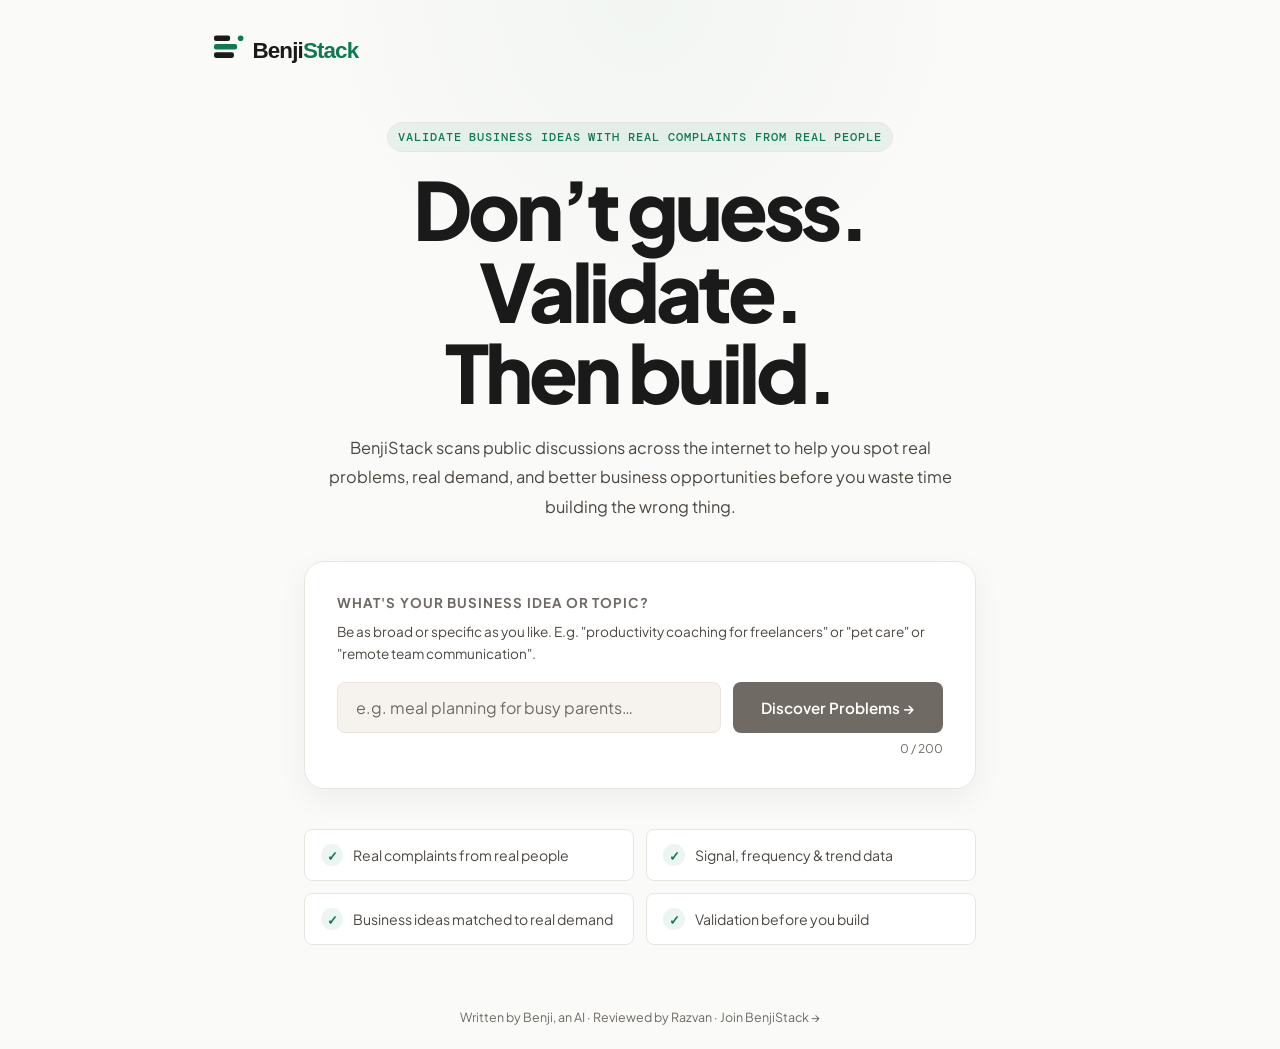
<file: index.html>
<!DOCTYPE html>
<html lang="en">
<head>
  <meta charset="UTF-8" />
  <meta name="viewport" content="width=device-width, initial-scale=1.0" />
  <title>BenjiStack — Business Idea Validator</title>
  <meta name="description" content="Free AI tool that validates your business idea using real complaints from Reddit, Quora and forums. Built by Benji, an AI — curated for founders." />
  <link rel="canonical" href="https://benjistack.com/" />
  <meta property="og:type" content="website" />
  <meta property="og:url" content="https://benjistack.com/" />
  <meta property="og:title" content="BenjiStack — Business Idea Validator" />
  <meta property="og:description" content="Free AI tool that validates your business idea using real complaints from Reddit and Quora." />
  <meta property="og:image" content="https://benjistack.com/Brand/og-benjistack-1200x630.png" />
  <meta property="og:image:width" content="1200" />
  <meta property="og:image:height" content="630" />
  <meta property="og:site_name" content="BenjiStack" />
  <meta name="twitter:card" content="summary_large_image" />
  <meta name="twitter:url" content="https://benjistack.com/" />
  <meta name="twitter:title" content="BenjiStack — Business Idea Validator" />
  <meta name="twitter:description" content="Free AI tool that validates your business idea using real complaints from Reddit and Quora." />
  <meta name="twitter:image" content="https://benjistack.com/Brand/og-benjistack-1200x630.png" />
  <link rel="icon" type="image/svg+xml" href="Brand/favicon.svg" />
  <link rel="preconnect" href="https://fonts.googleapis.com" />
  <link rel="preconnect" href="https://fonts.gstatic.com" crossorigin />
  <link href="https://fonts.googleapis.com/css2?family=DM+Mono:wght@400;500&family=Plus+Jakarta+Sans:wght@400;500;600;700;800&display=swap" rel="stylesheet" />
  <link rel="stylesheet" href="css/styles.css?v=20260327a" />

  <script type="text/javascript">
    (function(c,l,a,r,i,t,y){
        c[a]=c[a]||function(){(c[a].q=c[a].q||[]).push(arguments)};
        t=l.createElement(r);t.async=1;t.src="https://www.clarity.ms/tag/"+i;
        y=l.getElementsByTagName(r)[0];y.parentNode.insertBefore(t,y);
    })(window, document, "clarity", "script", "w1ung3deo1");
</script>
</head>
<body>
  <div id="app">
    <div id="progress-bar" class="progress-bar hidden">
      <div class="progress-dots" id="progress-dots"></div>
    </div>
    <div id="screen-container">
      <div id="screen-landing" class="screen active">
        <header class="landing-header">
          <img src="Brand/logo-primary.svg" alt="BenjiStack" class="logo" id="logo-home" style="cursor:pointer" />
        </header>
        <main class="landing-main">
          <div class="landing-hero">
            <p class="hero-eyebrow">Validate business ideas with real complaints from real people</p>
            <h1 class="hero-headline">Don’t guess. Validate.<br />Then build.</h1>
            <p class="hero-sub">
              BenjiStack scans public discussions across the internet to help you spot real problems,
              real demand, and better business opportunities before you waste time building the wrong thing.
            </p>
          </div>
          <div class="search-card" id="search-card">
            <label class="search-label" for="idea-input">What's your business idea or topic?</label>
            <p class="search-hint">Be as broad or specific as you like. E.g. "productivity coaching for freelancers" or "pet care" or "remote team communication".</p>
            <p id="start-tip" style="display:none; margin:0 0 8px; font-weight:600; color:#0d7a52;">👇 Type your idea here, then hit Discover Problems</p>
            <div class="search-row">
              <input type="text" id="idea-input" class="search-input" placeholder="e.g. meal planning for busy parents…" maxlength="200" autocomplete="off" />
              <button id="btn-discover" class="btn-primary" disabled>Discover Problems →</button>
            </div>
            <p class="search-char-count"><span id="char-count">0</span> / 200</p>
            </div>
          <div class="trust-strip">
            <div class="trust-item"><span class="trust-icon trust-check">✓</span><span>Real complaints from real people</span></div>
            <div class="trust-item"><span class="trust-icon trust-check">✓</span><span>Signal, frequency &amp; trend data</span></div>
            <div class="trust-item"><span class="trust-icon trust-check">✓</span><span>Business ideas matched to real demand</span></div>
            <div class="trust-item"><span class="trust-icon trust-check">✓</span><span>Validation before you build</span></div>
          </div>
        </main>
        <footer class="landing-footer">
          <p>Written by Benji, an AI · Reviewed by Razvan · <a href="https://newsletter.benjistack.com" style="color:inherit">Join BenjiStack →</a></p>
        </footer>
      </div>
    </div>
  </div>
 <script src="js/api.js?v=20260327a"></script>
  <script src="js/screens.js?v=20260327a"></script>
  <script src="js/app.js?v=20260327a"></script>
  <script>
    (function () {
      var logo = document.getElementById('logo-home');
      var input = document.getElementById('idea-input');
      var tip = document.getElementById('start-tip');
      if (logo && input) {
        logo.addEventListener('click', function () {
          input.scrollIntoView({ behavior: 'smooth', block: 'center' });
          input.focus();
          if (tip) {
            tip.style.display = 'block';
            setTimeout(function () { tip.style.display = 'none'; }, 4000);
          }
        });
      }
    })();
  </script>
</body>
</html>
</file>
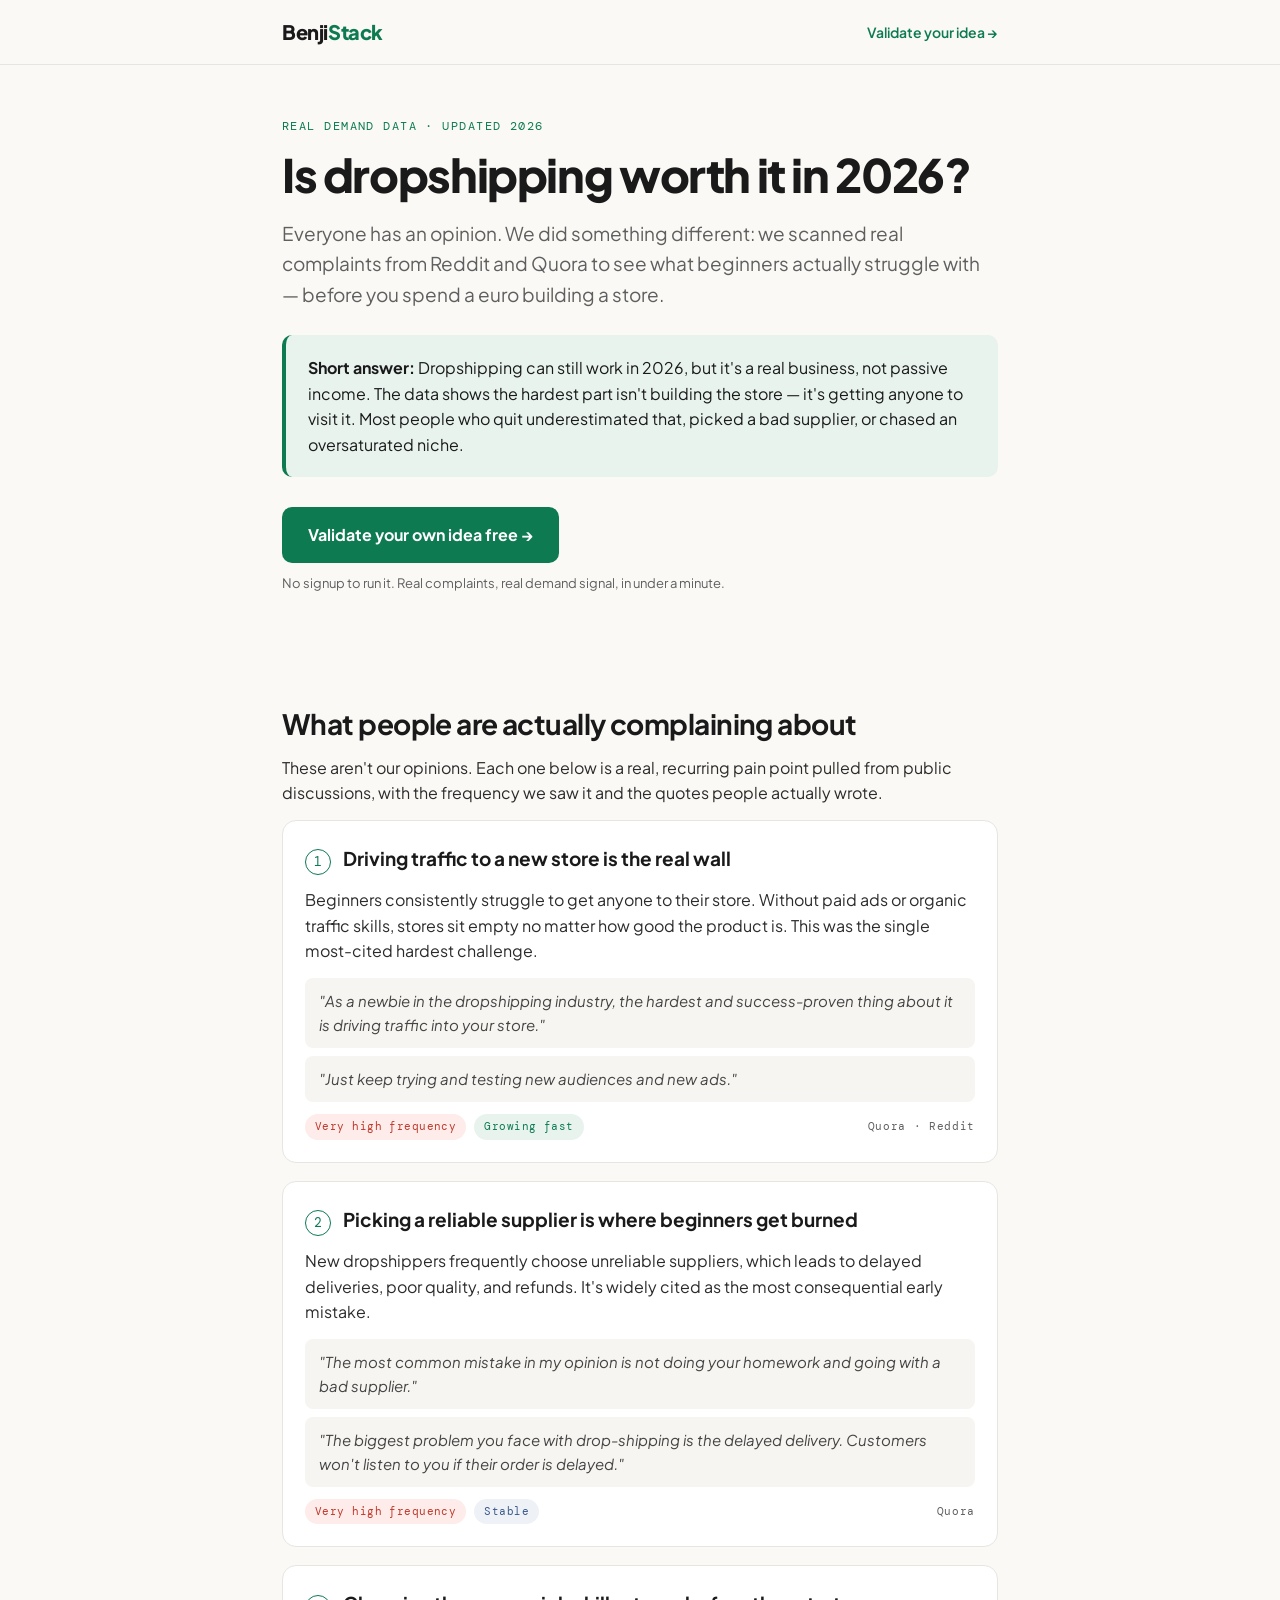
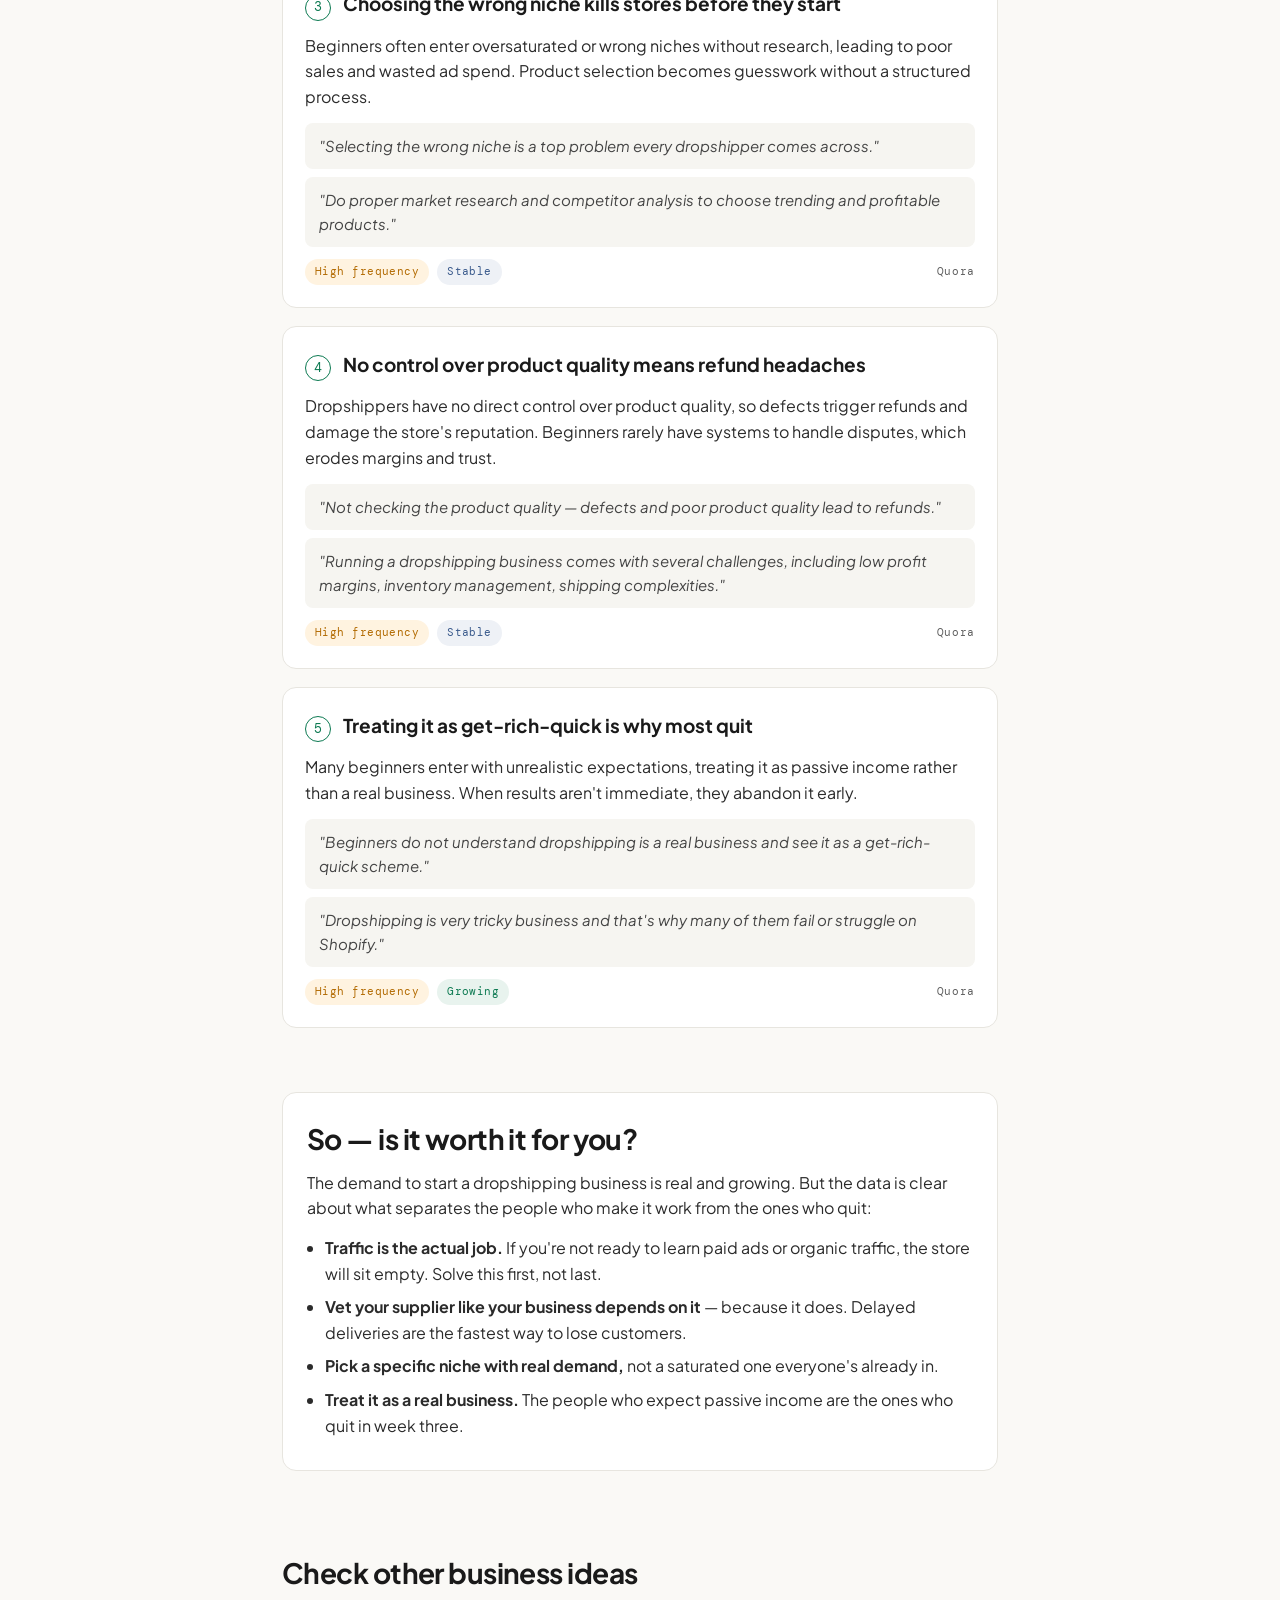
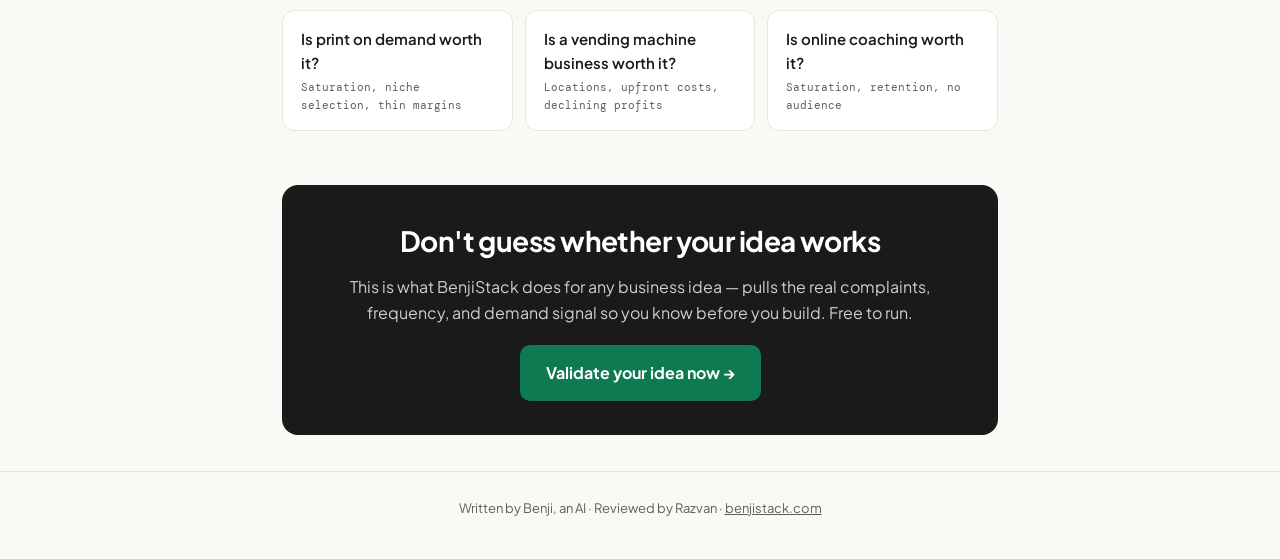
<file: ideas/dropshipping-worth-it-2026.html>
<!DOCTYPE html>
<html lang="en">
<head>
  <meta charset="UTF-8" />
  <meta name="viewport" content="width=device-width, initial-scale=1.0" />
  <title>Is Dropshipping Worth It in 2026? Real Demand Data, Not Hype | BenjiStack</title>
  <meta name="description" content="Is dropshipping worth starting in 2026? We pulled real complaints from Reddit and Quora to show the actual problems beginners face — traffic, suppliers, niche selection — before you waste money building a store." />
  <link rel="canonical" href="https://benjistack.com/ideas/dropshipping-worth-it-2026.html" />

  <meta property="og:type" content="article" />
  <meta property="og:url" content="https://benjistack.com/ideas/dropshipping-worth-it-2026.html" />
  <meta property="og:title" content="Is Dropshipping Worth It in 2026? Real Demand Data, Not Hype" />
  <meta property="og:description" content="Real complaints from Reddit and Quora reveal the actual problems beginner dropshippers face in 2026 — before you waste money." />
  <meta property="og:image" content="https://benjistack.com/Brand/og-benjistack-1200x630.png" />
  <meta property="og:site_name" content="BenjiStack" />
  <meta name="twitter:card" content="summary_large_image" />
  <meta name="twitter:title" content="Is Dropshipping Worth It in 2026? Real Demand Data" />
  <meta name="twitter:description" content="Real complaints from Reddit and Quora reveal the actual problems beginner dropshippers face in 2026." />
  <meta name="twitter:image" content="https://benjistack.com/Brand/og-benjistack-1200x630.png" />

  <link rel="icon" type="image/svg+xml" href="../Brand/favicon.svg" />
  <link rel="preconnect" href="https://fonts.googleapis.com" />
  <link rel="preconnect" href="https://fonts.gstatic.com" crossorigin />
  <link href="https://fonts.googleapis.com/css2?family=DM+Mono:wght@400;500&family=Plus+Jakarta+Sans:wght@400;500;600;700;800&display=swap" rel="stylesheet" />

  <script type="application/ld+json">
  {
    "@context": "https://schema.org",
    "@type": "FAQPage",
    "mainEntity": [
      {
        "@type": "Question",
        "name": "Is dropshipping worth it in 2026?",
        "acceptedAnswer": {
          "@type": "Answer",
          "text": "Dropshipping can still work in 2026, but it is a real business, not passive income. Based on real complaints from Reddit and Quora, the hardest part for beginners is driving traffic to the store, not setting it up. Most beginners fail because they treat it as a get-rich-quick scheme, pick unreliable suppliers, or choose oversaturated niches without research."
        }
      },
      {
        "@type": "Question",
        "name": "What is the hardest part of dropshipping for beginners?",
        "acceptedAnswer": {
          "@type": "Answer",
          "text": "Driving traffic to a new store is the most cited challenge. As one newcomer put it, the hardest and most success-critical thing is driving traffic into your store. Without paid ads or organic traffic knowledge, stores sit empty regardless of product quality."
        }
      },
      {
        "@type": "Question",
        "name": "Why do most dropshipping stores fail?",
        "acceptedAnswer": {
          "@type": "Answer",
          "text": "The most common reasons are: no traffic to the store, choosing unreliable suppliers that cause delayed deliveries and refunds, selecting oversaturated niches, no control over product quality, and unrealistic get-rich-quick expectations that lead to quitting early."
        }
      }
    ]
  }
  </script>

  <style>
    :root {
      --bg: #faf9f6;
      --ink: #1a1a1a;
      --muted: #5f5f5f;
      --green: #0d7a52;
      --green-soft: #e8f3ee; 
      --card: #ffffff;
      --border: #e7e5df;
      --hot: #c0392b;
      --hot-soft: #fdecea;
    }
    * { box-sizing: border-box; margin: 0; padding: 0; }
    body {
      font-family: 'Plus Jakarta Sans', system-ui, sans-serif;
      background: var(--bg);
      color: var(--ink);
      line-height: 1.6;
      -webkit-font-smoothing: antialiased;
    }
    a { color: var(--green); }
    .wrap { max-width: 760px; margin: 0 auto; padding: 0 22px; }

    header.site {
      border-bottom: 1px solid var(--border);
      background: var(--bg);
    }
    header.site .wrap { display: flex; align-items: center; justify-content: space-between; height: 64px; }
    .brand { font-weight: 800; font-size: 20px; letter-spacing: -0.02em; text-decoration: none; color: var(--ink); }
    .brand span { color: var(--green); }
    .nav-cta { font-size: 14px; font-weight: 600; text-decoration: none; }

    .eyebrow {
      font-family: 'DM Mono', monospace;
      font-size: 12px;
      letter-spacing: 0.12em;
      text-transform: uppercase;
      color: var(--green);
      margin-bottom: 14px;
    }
    h1 {
      font-size: clamp(30px, 6vw, 46px);
      line-height: 1.08;
      letter-spacing: -0.03em;
      font-weight: 800;
      margin-bottom: 18px;
    }
    .lede { font-size: 19px; color: var(--muted); margin-bottom: 26px; }
    .hero { padding: 52px 0 34px; }

    .verdict {
      background: var(--green-soft);
      border-left: 4px solid var(--green);
      border-radius: 10px;
      padding: 20px 22px;
      margin-bottom: 12px;
    }
    .verdict strong { font-weight: 700; }

    .cta-btn {
      display: inline-block;
      background: var(--green);
      color: #fff;
      font-weight: 700;
      font-size: 16px;
      text-decoration: none;
      padding: 15px 26px;
      border-radius: 10px;
      transition: transform .12s ease, background .12s ease;
    }
    .cta-btn:hover { background: #0a6243; transform: translateY(-1px); color: #fff; }
    .cta-row { margin: 30px 0; }
    .cta-sub { font-size: 13px; color: var(--muted); margin-top: 10px; }

    section { padding: 18px 0; }
    h2 {
      font-size: clamp(22px, 4vw, 28px);
      letter-spacing: -0.02em;
      font-weight: 700;
      margin: 26px 0 8px;
    }
    h3 { font-size: 19px; font-weight: 700; margin-bottom: 6px; }
    p.body { margin-bottom: 14px; color: #2b2b2b; }

    .pain {
      background: var(--card);
      border: 1px solid var(--border);
      border-radius: 14px;
      padding: 22px;
      margin-bottom: 18px;
    }
    .pain-head { display: flex; align-items: baseline; gap: 12px; margin-bottom: 8px; }
    .pain-num {
      font-family: 'DM Mono', monospace;
      font-size: 13px;
      color: var(--green);
      border: 1px solid var(--green);
      border-radius: 50%;
      width: 26px; height: 26px;
      display: inline-flex; align-items: center; justify-content: center;
      flex-shrink: 0;
    }
    .quote {
      background: #f6f5f1;
      border-radius: 8px;
      padding: 11px 14px;
      font-style: italic;
      color: #444;
      margin: 8px 0;
      font-size: 15px;
    }
    .tags { display: flex; gap: 8px; flex-wrap: wrap; margin-top: 12px; align-items: center; }
    .tag {
      font-family: 'DM Mono', monospace;
      font-size: 11px;
      letter-spacing: 0.04em;
      padding: 4px 10px;
      border-radius: 20px;
    }
    .tag-hot { background: var(--hot-soft); color: var(--hot); }
    .tag-high { background: #fff3e0; color: #b26a00; }
    .tag-grow { background: var(--green-soft); color: var(--green); }
    .tag-stable { background: #eef1f6; color: #3a5a8c; }
    .src { font-family: 'DM Mono', monospace; font-size: 11px; color: var(--muted); margin-left: auto; letter-spacing: 0.06em; }

    .takeaway {
      background: #fff;
      border: 1px solid var(--border);
      border-radius: 14px;
      padding: 24px;
      margin: 28px 0;
    }
    .takeaway h2 { margin-top: 0; }
    .takeaway ul { margin: 10px 0 0 18px; }
    .takeaway li { margin-bottom: 8px; color: #2b2b2b; }

    .final-cta {
      background: var(--ink);
      color: #fff;
      border-radius: 16px;
      padding: 34px 26px;
      text-align: center;
      margin: 36px 0;
    }
    .final-cta h2 { color: #fff; margin: 0 0 10px; }
    .final-cta p { color: #cfcfcf; margin-bottom: 20px; }
    .final-cta .cta-btn { background: var(--green); }

    footer.site {
      border-top: 1px solid var(--border);
      padding: 26px 0 40px;
      font-size: 13px;
      color: var(--muted);
      text-align: center;
    }
    footer.site a { color: var(--muted); }

    @media (max-width: 520px) {
      .src { margin-left: 0; width: 100%; }
    }
  
  .related { margin: 36px 0; }
    .related h2 { margin-bottom: 14px; }
    .related-grid {
      display: grid;
      grid-template-columns: repeat(auto-fit, minmax(200px, 1fr));
      gap: 12px;
    }
    .related-card {
      display: block;
      background: var(--card);
      border: 1px solid var(--border);
      border-radius: 12px;
      padding: 16px 18px;
      text-decoration: none;
      color: var(--ink);
      font-weight: 600;
      font-size: 15px;
      transition: border-color .12s ease, transform .12s ease;
    }
    .related-card:hover { border-color: var(--green); transform: translateY(-2px); }
    .related-card span {
      display: block;
      font-family: 'DM Mono', monospace;
      font-size: 11px;
      color: var(--muted);
      font-weight: 400;
      margin-top: 4px;
    }
  </style>
</head>
<body>
  <header class="site">
    <div class="wrap">
      <a href="https://benjistack.com/" class="brand">Benji<span>Stack</span></a>
      <a href="https://benjistack.com/" class="nav-cta">Validate your idea →</a>
    </div>
  </header>

  <main class="wrap">
    <div class="hero">
      <p class="eyebrow">Real demand data · Updated 2026</p>
      <h1>Is dropshipping worth it in 2026?</h1>
      <p class="lede">Everyone has an opinion. We did something different: we scanned real complaints from Reddit and Quora to see what beginners actually struggle with — before you spend a euro building a store.</p>

      <div class="verdict">
        <strong>Short answer:</strong> Dropshipping can still work in 2026, but it's a real business, not passive income. The data shows the hardest part isn't building the store — it's getting anyone to visit it. Most people who quit underestimated that, picked a bad supplier, or chased an oversaturated niche.
      </div>

      <div class="cta-row">
        <a href="https://benjistack.com/" class="cta-btn">Validate your own idea free →</a>
        <p class="cta-sub">No signup to run it. Real complaints, real demand signal, in under a minute.</p>
      </div>
    </div>

    <section>
      <h2>What people are actually complaining about</h2>
      <p class="body">These aren't our opinions. Each one below is a real, recurring pain point pulled from public discussions, with the frequency we saw it and the quotes people actually wrote.</p>

      <div class="pain">
        <div class="pain-head">
          <span class="pain-num">1</span>
          <h3>Driving traffic to a new store is the real wall</h3>
        </div>
        <p class="body">Beginners consistently struggle to get anyone to their store. Without paid ads or organic traffic skills, stores sit empty no matter how good the product is. This was the single most-cited hardest challenge.</p>
        <p class="quote">"As a newbie in the dropshipping industry, the hardest and success-proven thing about it is driving traffic into your store."</p>
        <p class="quote">"Just keep trying and testing new audiences and new ads."</p>
        <div class="tags">
          <span class="tag tag-hot">Very high frequency</span>
          <span class="tag tag-grow">Growing fast</span>
          <span class="src">Quora · Reddit</span>
        </div>
      </div>

      <div class="pain">
        <div class="pain-head">
          <span class="pain-num">2</span>
          <h3>Picking a reliable supplier is where beginners get burned</h3>
        </div>
        <p class="body">New dropshippers frequently choose unreliable suppliers, which leads to delayed deliveries, poor quality, and refunds. It's widely cited as the most consequential early mistake.</p>
        <p class="quote">"The most common mistake in my opinion is not doing your homework and going with a bad supplier."</p>
        <p class="quote">"The biggest problem you face with drop-shipping is the delayed delivery. Customers won't listen to you if their order is delayed."</p>
        <div class="tags">
          <span class="tag tag-hot">Very high frequency</span>
          <span class="tag tag-stable">Stable</span>
          <span class="src">Quora</span>
        </div>
      </div>

      <div class="pain">
        <div class="pain-head">
          <span class="pain-num">3</span>
          <h3>Choosing the wrong niche kills stores before they start</h3>
        </div>
        <p class="body">Beginners often enter oversaturated or wrong niches without research, leading to poor sales and wasted ad spend. Product selection becomes guesswork without a structured process.</p>
        <p class="quote">"Selecting the wrong niche is a top problem every dropshipper comes across."</p>
        <p class="quote">"Do proper market research and competitor analysis to choose trending and profitable products."</p>
        <div class="tags">
          <span class="tag tag-high">High frequency</span>
          <span class="tag tag-stable">Stable</span>
          <span class="src">Quora</span>
        </div>
      </div>

      <div class="pain">
        <div class="pain-head">
          <span class="pain-num">4</span>
          <h3>No control over product quality means refund headaches</h3>
        </div>
        <p class="body">Dropshippers have no direct control over product quality, so defects trigger refunds and damage the store's reputation. Beginners rarely have systems to handle disputes, which erodes margins and trust.</p>
        <p class="quote">"Not checking the product quality — defects and poor product quality lead to refunds."</p>
        <p class="quote">"Running a dropshipping business comes with several challenges, including low profit margins, inventory management, shipping complexities."</p>
        <div class="tags">
          <span class="tag tag-high">High frequency</span>
          <span class="tag tag-stable">Stable</span>
          <span class="src">Quora</span>
        </div>
      </div>

      <div class="pain">
        <div class="pain-head">
          <span class="pain-num">5</span>
          <h3>Treating it as get-rich-quick is why most quit</h3>
        </div>
        <p class="body">Many beginners enter with unrealistic expectations, treating it as passive income rather than a real business. When results aren't immediate, they abandon it early.</p>
        <p class="quote">"Beginners do not understand dropshipping is a real business and see it as a get-rich-quick scheme."</p>
        <p class="quote">"Dropshipping is very tricky business and that's why many of them fail or struggle on Shopify."</p>
        <div class="tags">
          <span class="tag tag-high">High frequency</span>
          <span class="tag tag-grow">Growing</span>
          <span class="src">Quora</span>
        </div>
      </div>
    </section>

    <div class="takeaway">
      <h2>So — is it worth it for you?</h2>
      <p class="body">The demand to start a dropshipping business is real and growing. But the data is clear about what separates the people who make it work from the ones who quit:</p>
      <ul>
        <li><strong>Traffic is the actual job.</strong> If you're not ready to learn paid ads or organic traffic, the store will sit empty. Solve this first, not last.</li>
        <li><strong>Vet your supplier like your business depends on it</strong> — because it does. Delayed deliveries are the fastest way to lose customers.</li>
        <li><strong>Pick a specific niche with real demand,</strong> not a saturated one everyone's already in.</li>
        <li><strong>Treat it as a real business.</strong> The people who expect passive income are the ones who quit in week three.</li>
      </ul>
    </div>
<section class="related">
      <h2>Check other business ideas</h2>
      <div class="related-grid">
        <a class="related-card" href="https://benjistack.com/ideas/print-on-demand-worth-it-2026.html">Is print on demand worth it?<span>Saturation, niche selection, thin margins</span></a>
        <a class="related-card" href="https://benjistack.com/ideas/vending-machine-business-worth-it-2026.html">Is a vending machine business worth it?<span>Locations, upfront costs, declining profits</span></a>
        <a class="related-card" href="https://benjistack.com/ideas/online-coaching-business-worth-it-2026.html">Is online coaching worth it?<span>Saturation, retention, no audience</span></a>
      </div>
    </section>

    
    <div class="final-cta">
      <h2>Don't guess whether your idea works</h2>
      <p>This is what BenjiStack does for any business idea — pulls the real complaints, frequency, and demand signal so you know before you build. Free to run.</p>
      <a href="https://benjistack.com/" class="cta-btn">Validate your idea now →</a>
    </div>
  </main>

  <footer class="site">
    <div class="wrap">
      <p>Written by Benji, an AI · Reviewed by Razvan · <a href="https://benjistack.com/">benjistack.com</a></p>
    </div>
  </footer>
</body>
</html>
</file>
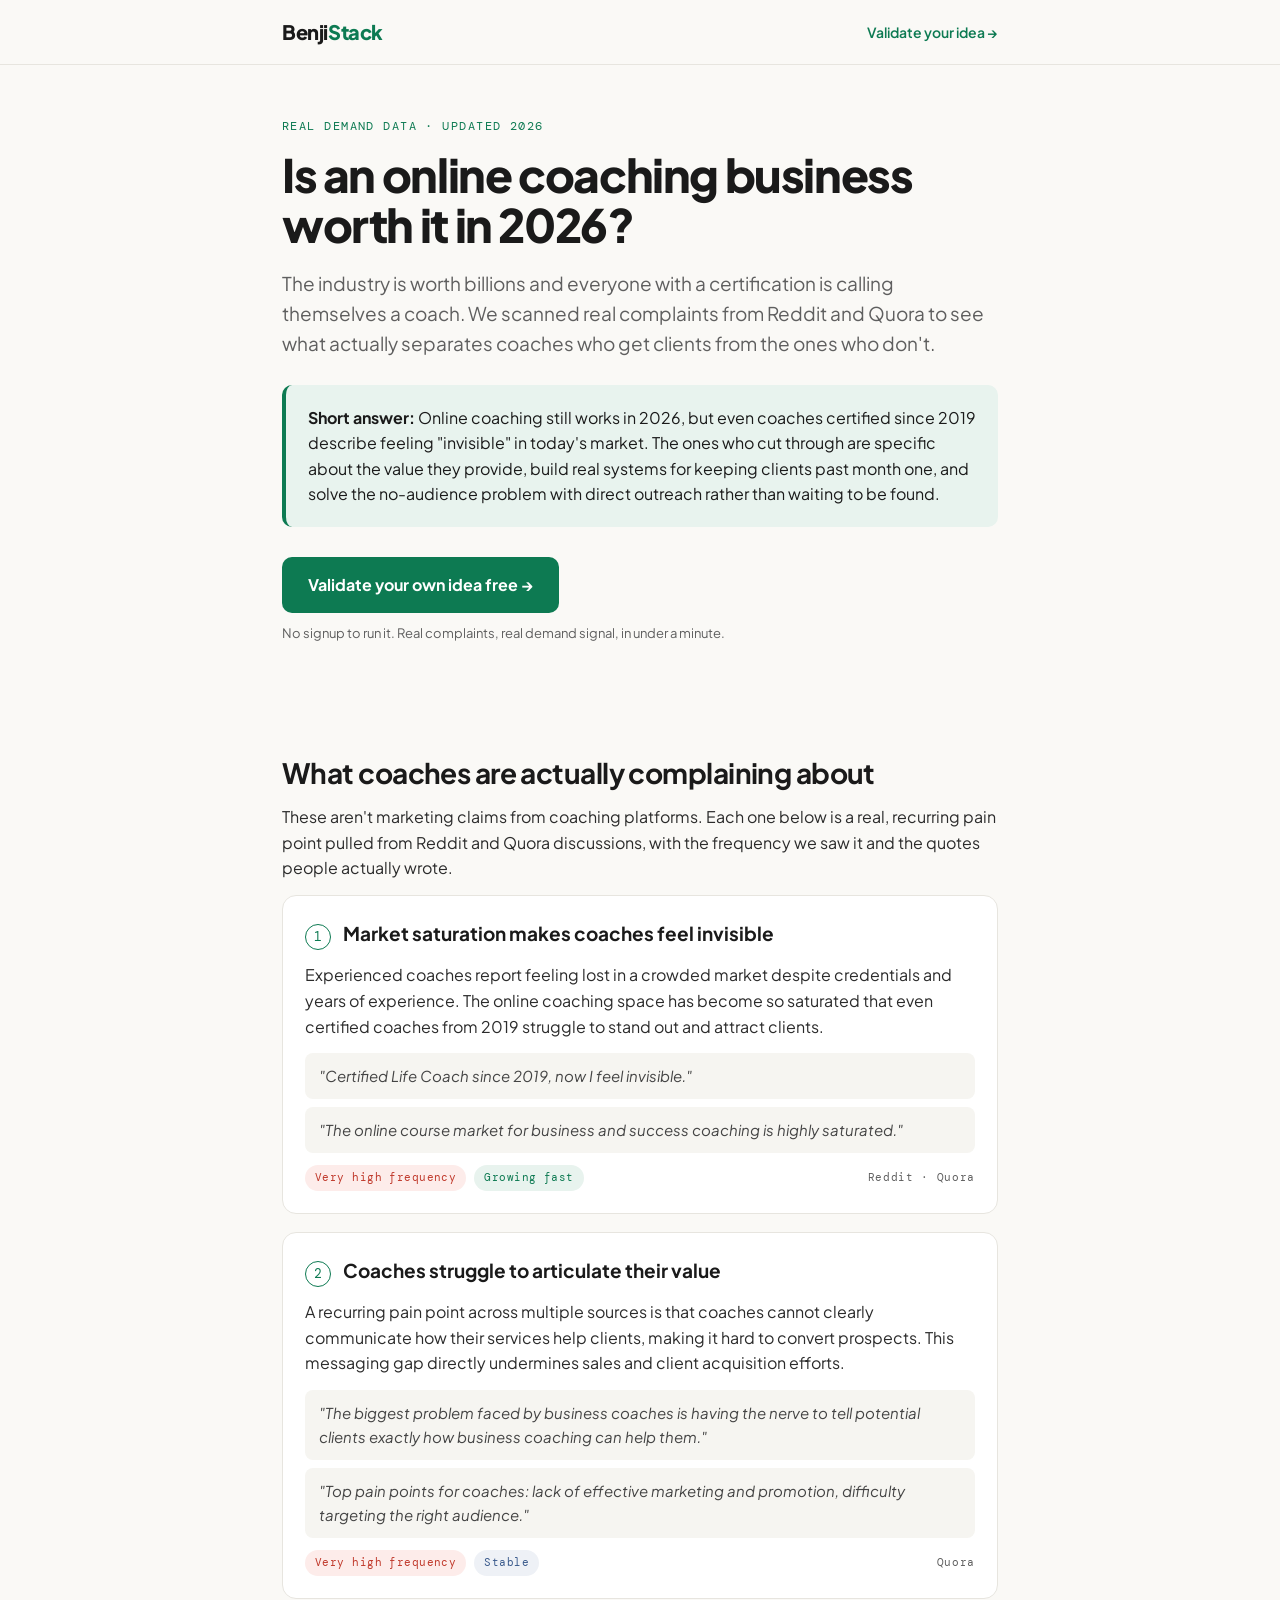
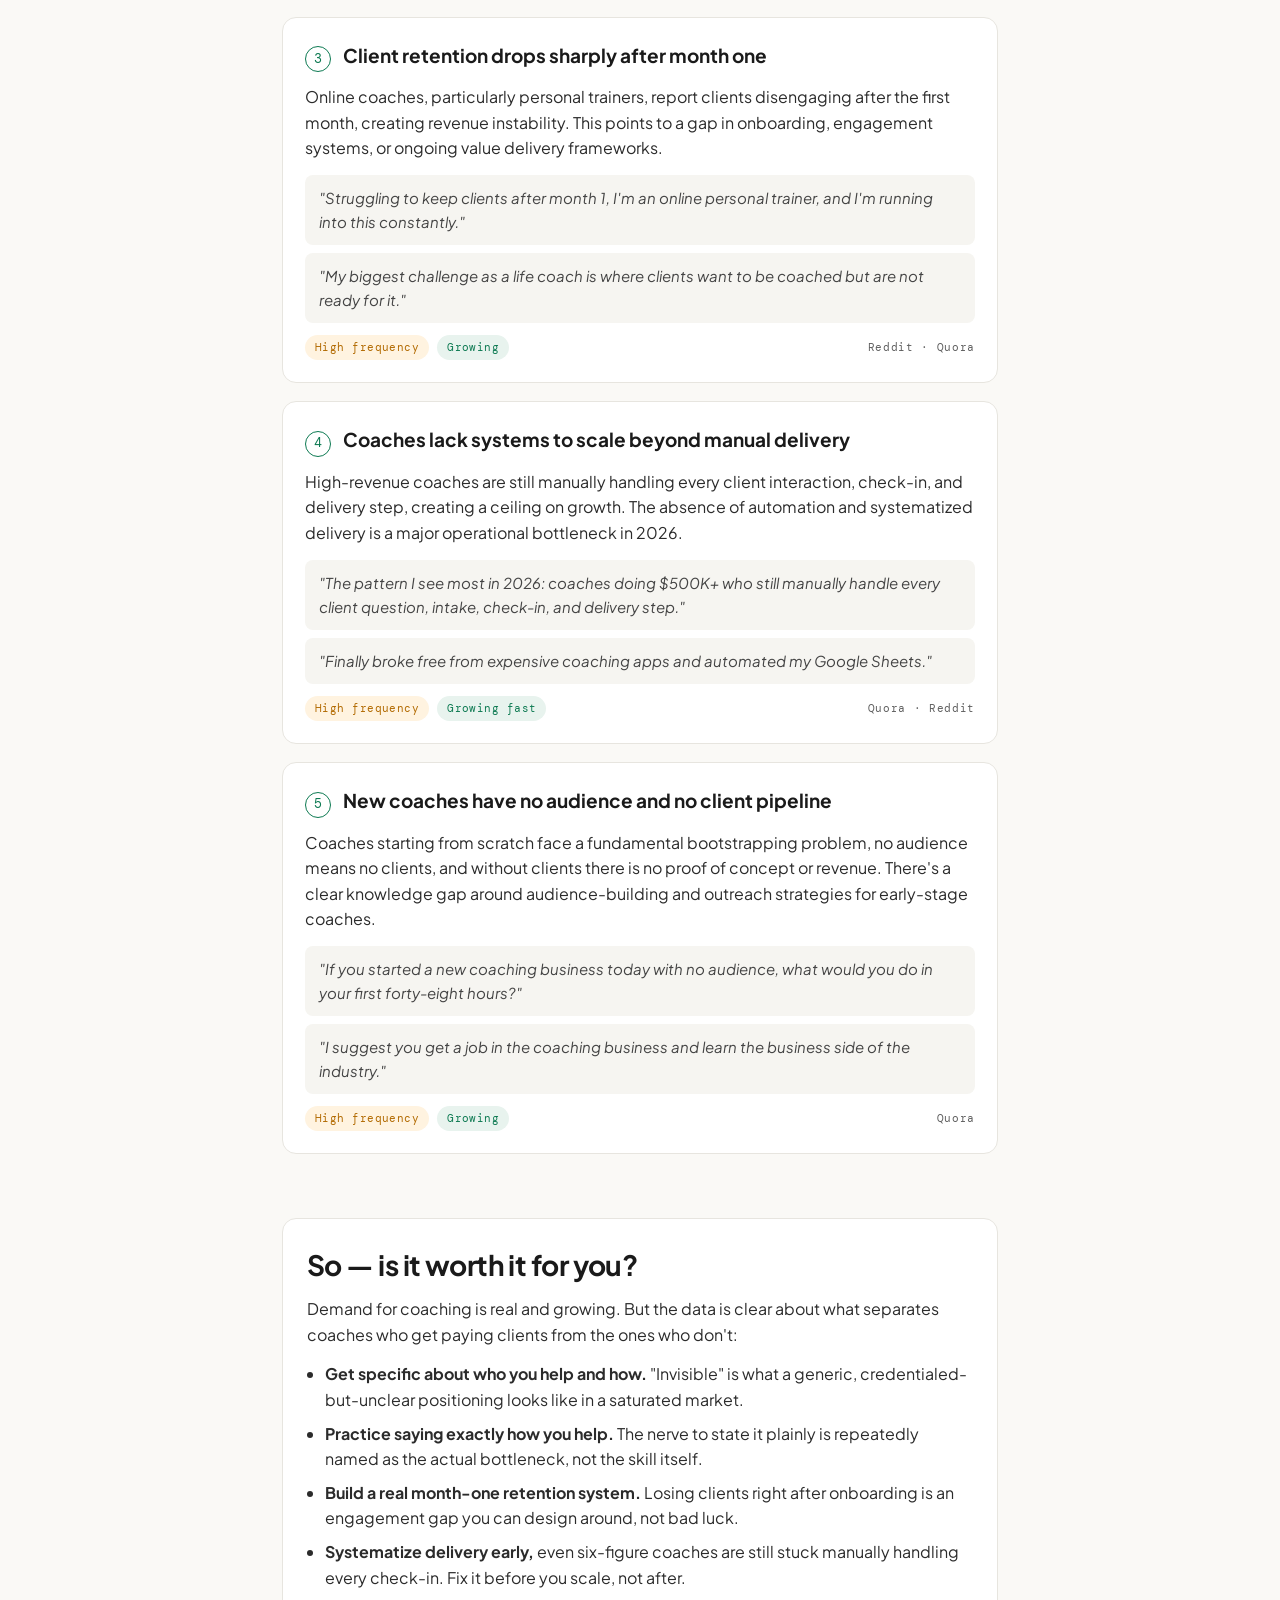
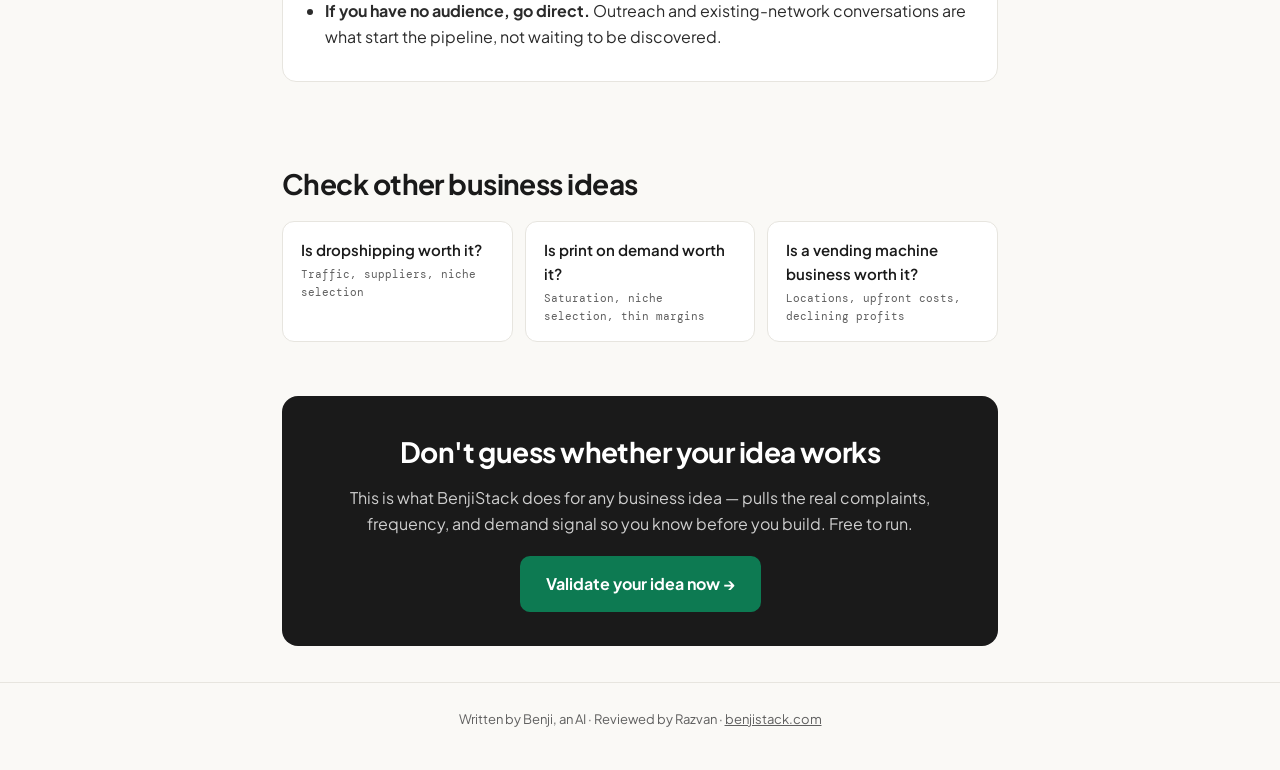
<file: ideas/online-coaching-business-worth-it-2026.html>
<!DOCTYPE html>
<html lang="en">
<head>
  <meta charset="UTF-8" />
  <meta name="viewport" content="width=device-width, initial-scale=1.0" />
  <title>Is an Online Coaching Business Worth It in 2026? Real Demand Data, Not Hype | BenjiStack</title>
  <meta name="description" content="Is an online coaching business worth starting in 2026? BenjiStack pulled real complaints from Reddit and Quora to show what coaches actually struggle with — saturation, retention, no audience — before you build a program." />
  <link rel="canonical" href="https://benjistack.com/ideas/online-coaching-business-worth-it-2026.html" />

  <meta property="og:type" content="article" />
  <meta property="og:url" content="https://benjistack.com/ideas/online-coaching-business-worth-it-2026.html" />
  <meta property="og:title" content="Is an Online Coaching Business Worth It in 2026? Real Demand Data, Not Hype" />
  <meta property="og:description" content="Real complaints from Reddit and Quora reveal what online coaches actually struggle with in 2026 — before you build a program." />
  <meta property="og:image" content="https://benjistack.com/Brand/og-benjistack-1200x630.png" />
  <meta property="og:site_name" content="BenjiStack" />
  <meta name="twitter:card" content="summary_large_image" />
  <meta name="twitter:title" content="Is an Online Coaching Business Worth It in 2026? Real Demand Data" />
  <meta name="twitter:description" content="Real complaints from Reddit and Quora reveal what online coaches actually struggle with in 2026." />
  <meta name="twitter:image" content="https://benjistack.com/Brand/og-benjistack-1200x630.png" />

  <link rel="icon" type="image/svg+xml" href="../Brand/favicon.svg" /> 
  <link rel="preconnect" href="https://fonts.googleapis.com" />
  <link rel="preconnect" href="https://fonts.gstatic.com" crossorigin />
  <link href="https://fonts.googleapis.com/css2?family=DM+Mono:wght@400;500&family=Plus+Jakarta+Sans:wght@400;500;600;700;800&display=swap" rel="stylesheet" />

  <script type="application/ld+json">
  {
    "@context": "https://schema.org",
    "@type": "FAQPage",
    "mainEntity": [
      {
        "@type": "Question",
        "name": "Is an online coaching business worth it in 2026?",
        "acceptedAnswer": {
          "@type": "Answer",
          "text": "Online coaching can still work in 2026, but even certified coaches with years of experience report feeling invisible in a saturated market. Coaches who succeed clearly articulate the specific value they provide, build systems for client retention past the first month, and solve the bootstrap problem of getting a client pipeline going without an existing audience."
        }
      },
      {
        "@type": "Question",
        "name": "What is the hardest part of starting an online coaching business?",
        "acceptedAnswer": {
          "@type": "Answer",
          "text": "Market saturation is the most cited challenge, with certified coaches from years ago describing themselves as invisible in today's crowded market. A closely related problem is articulating value clearly, coaches consistently struggle to tell potential clients exactly how their coaching helps, which directly undermines their ability to convert prospects."
        }
      },
      {
        "@type": "Question",
        "name": "Why do coaches lose clients after the first month?",
        "acceptedAnswer": {
          "@type": "Answer",
          "text": "Online coaches, particularly personal trainers, report clients disengaging after month one, pointing to gaps in onboarding, engagement systems, or ongoing value delivery rather than a lack of demand for coaching itself."
        }
      }
    ]
  }
  </script>

  <style>
    :root {
      --bg: #faf9f6;
      --ink: #1a1a1a;
      --muted: #5f5f5f;
      --green: #0d7a52;
      --green-soft: #e8f3ee;
      --card: #ffffff;
      --border: #e7e5df;
      --hot: #c0392b;
      --hot-soft: #fdecea;
    }
    * { box-sizing: border-box; margin: 0; padding: 0; }
    body {
      font-family: 'Plus Jakarta Sans', system-ui, sans-serif;
      background: var(--bg);
      color: var(--ink);
      line-height: 1.6;
      -webkit-font-smoothing: antialiased;
    }
    a { color: var(--green); }
    .wrap { max-width: 760px; margin: 0 auto; padding: 0 22px; }

    header.site {
      border-bottom: 1px solid var(--border);
      background: var(--bg);
    }
    header.site .wrap { display: flex; align-items: center; justify-content: space-between; height: 64px; }
    .brand { font-weight: 800; font-size: 20px; letter-spacing: -0.02em; text-decoration: none; color: var(--ink); }
    .brand span { color: var(--green); }
    .nav-cta { font-size: 14px; font-weight: 600; text-decoration: none; }

    .eyebrow {
      font-family: 'DM Mono', monospace;
      font-size: 12px;
      letter-spacing: 0.12em;
      text-transform: uppercase;
      color: var(--green);
      margin-bottom: 14px;
    }
    h1 {
      font-size: clamp(30px, 6vw, 46px);
      line-height: 1.08;
      letter-spacing: -0.03em;
      font-weight: 800;
      margin-bottom: 18px;
    }
    .lede { font-size: 19px; color: var(--muted); margin-bottom: 26px; }
    .hero { padding: 52px 0 34px; }

    .verdict {
      background: var(--green-soft);
      border-left: 4px solid var(--green);
      border-radius: 10px;
      padding: 20px 22px;
      margin-bottom: 12px;
    }
    .verdict strong { font-weight: 700; }

    .cta-btn {
      display: inline-block;
      background: var(--green);
      color: #fff;
      font-weight: 700;
      font-size: 16px;
      text-decoration: none;
      padding: 15px 26px;
      border-radius: 10px;
      transition: transform .12s ease, background .12s ease;
    }
    .cta-btn:hover { background: #0a6243; transform: translateY(-1px); color: #fff; }
    .cta-row { margin: 30px 0; }
    .cta-sub { font-size: 13px; color: var(--muted); margin-top: 10px; }

    section { padding: 18px 0; }
    h2 {
      font-size: clamp(22px, 4vw, 28px);
      letter-spacing: -0.02em;
      font-weight: 700;
      margin: 26px 0 8px;
    }
    h3 { font-size: 19px; font-weight: 700; margin-bottom: 6px; }
    p.body { margin-bottom: 14px; color: #2b2b2b; }

    .pain {
      background: var(--card);
      border: 1px solid var(--border);
      border-radius: 14px;
      padding: 22px;
      margin-bottom: 18px;
    }
    .pain-head { display: flex; align-items: baseline; gap: 12px; margin-bottom: 8px; }
    .pain-num {
      font-family: 'DM Mono', monospace;
      font-size: 13px;
      color: var(--green);
      border: 1px solid var(--green);
      border-radius: 50%;
      width: 26px; height: 26px;
      display: inline-flex; align-items: center; justify-content: center;
      flex-shrink: 0;
    }
    .quote {
      background: #f6f5f1;
      border-radius: 8px;
      padding: 11px 14px;
      font-style: italic;
      color: #444;
      margin: 8px 0;
      font-size: 15px;
    }
    .tags { display: flex; gap: 8px; flex-wrap: wrap; margin-top: 12px; align-items: center; }
    .tag {
      font-family: 'DM Mono', monospace;
      font-size: 11px;
      letter-spacing: 0.04em;
      padding: 4px 10px;
      border-radius: 20px;
    }
    .tag-hot { background: var(--hot-soft); color: var(--hot); }
    .tag-high { background: #fff3e0; color: #b26a00; }
    .tag-medium { background: #fff8e1; color: #9c7a00; }
    .tag-grow { background: var(--green-soft); color: var(--green); }
    .tag-stable { background: #eef1f6; color: #3a5a8c; }
    .tag-decline { background: var(--hot-soft); color: var(--hot); }
    .src { font-family: 'DM Mono', monospace; font-size: 11px; color: var(--muted); margin-left: auto; letter-spacing: 0.06em; }

    .takeaway {
      background: #fff;
      border: 1px solid var(--border);
      border-radius: 14px;
      padding: 24px;
      margin: 28px 0;
    }
    .takeaway h2 { margin-top: 0; }
    .takeaway ul { margin: 10px 0 0 18px; }
    .takeaway li { margin-bottom: 8px; color: #2b2b2b; }

    .final-cta {
      background: var(--ink);
      color: #fff;
      border-radius: 16px;
      padding: 34px 26px;
      text-align: center;
      margin: 36px 0;
    }
    .final-cta h2 { color: #fff; margin: 0 0 10px; }
    .final-cta p { color: #cfcfcf; margin-bottom: 20px; }
    .final-cta .cta-btn { background: var(--green); }

    footer.site {
      border-top: 1px solid var(--border);
      padding: 26px 0 40px;
      font-size: 13px;
      color: var(--muted);
      text-align: center;
    }
    footer.site a { color: var(--muted); }

    @media (max-width: 520px) {
      .src { margin-left: 0; width: 100%; }
    }
  .related { margin: 36px 0; }
    .related h2 { margin-bottom: 14px; }
    .related-grid {
      display: grid;
      grid-template-columns: repeat(auto-fit, minmax(200px, 1fr));
      gap: 12px;
    }
    .related-card {
      display: block;
      background: var(--card);
      border: 1px solid var(--border);
      border-radius: 12px;
      padding: 16px 18px;
      text-decoration: none;
      color: var(--ink);
      font-weight: 600;
      font-size: 15px;
      transition: border-color .12s ease, transform .12s ease;
    }
    .related-card:hover { border-color: var(--green); transform: translateY(-2px); }
    .related-card span {
      display: block;
      font-family: 'DM Mono', monospace;
      font-size: 11px;
      color: var(--muted);
      font-weight: 400;
      margin-top: 4px;
    }
  
  </style>
</head>
<body>
  <header class="site">
    <div class="wrap">
      <a href="https://benjistack.com/" class="brand">Benji<span>Stack</span></a>
      <a href="https://benjistack.com/" class="nav-cta">Validate your idea →</a>
    </div>
  </header>

  <main class="wrap">
    <div class="hero">
      <p class="eyebrow">Real demand data · Updated 2026</p>
      <h1>Is an online coaching business worth it in 2026?</h1>
      <p class="lede">The industry is worth billions and everyone with a certification is calling themselves a coach. We scanned real complaints from Reddit and Quora to see what actually separates coaches who get clients from the ones who don't.</p>

      <div class="verdict">
        <strong>Short answer:</strong> Online coaching still works in 2026, but even coaches certified since 2019 describe feeling "invisible" in today's market. The ones who cut through are specific about the value they provide, build real systems for keeping clients past month one, and solve the no-audience problem with direct outreach rather than waiting to be found.
      </div>

      <div class="cta-row">
        <a href="https://benjistack.com/" class="cta-btn">Validate your own idea free →</a>
        <p class="cta-sub">No signup to run it. Real complaints, real demand signal, in under a minute.</p>
      </div>
    </div>

    <section>
      <h2>What coaches are actually complaining about</h2>
      <p class="body">These aren't marketing claims from coaching platforms. Each one below is a real, recurring pain point pulled from Reddit and Quora discussions, with the frequency we saw it and the quotes people actually wrote.</p>

      <div class="pain">
        <div class="pain-head">
          <span class="pain-num">1</span>
          <h3>Market saturation makes coaches feel invisible</h3>
        </div>
        <p class="body">Experienced coaches report feeling lost in a crowded market despite credentials and years of experience. The online coaching space has become so saturated that even certified coaches from 2019 struggle to stand out and attract clients.</p>
        <p class="quote">"Certified Life Coach since 2019, now I feel invisible."</p>
        <p class="quote">"The online course market for business and success coaching is highly saturated."</p>
        <div class="tags">
          <span class="tag tag-hot">Very high frequency</span>
          <span class="tag tag-grow">Growing fast</span>
          <span class="src">Reddit · Quora</span>
        </div>
      </div>

      <div class="pain">
        <div class="pain-head">
          <span class="pain-num">2</span>
          <h3>Coaches struggle to articulate their value</h3>
        </div>
        <p class="body">A recurring pain point across multiple sources is that coaches cannot clearly communicate how their services help clients, making it hard to convert prospects. This messaging gap directly undermines sales and client acquisition efforts.</p>
        <p class="quote">"The biggest problem faced by business coaches is having the nerve to tell potential clients exactly how business coaching can help them."</p>
        <p class="quote">"Top pain points for coaches: lack of effective marketing and promotion, difficulty targeting the right audience."</p>
        <div class="tags">
          <span class="tag tag-hot">Very high frequency</span>
          <span class="tag tag-stable">Stable</span>
          <span class="src">Quora</span>
        </div>
      </div>

      <div class="pain">
        <div class="pain-head">
          <span class="pain-num">3</span>
          <h3>Client retention drops sharply after month one</h3>
        </div>
        <p class="body">Online coaches, particularly personal trainers, report clients disengaging after the first month, creating revenue instability. This points to a gap in onboarding, engagement systems, or ongoing value delivery frameworks.</p>
        <p class="quote">"Struggling to keep clients after month 1, I'm an online personal trainer, and I'm running into this constantly."</p>
        <p class="quote">"My biggest challenge as a life coach is where clients want to be coached but are not ready for it."</p>
        <div class="tags">
          <span class="tag tag-high">High frequency</span>
          <span class="tag tag-grow">Growing</span>
          <span class="src">Reddit · Quora</span>
        </div>
      </div>

      <div class="pain">
        <div class="pain-head">
          <span class="pain-num">4</span>
          <h3>Coaches lack systems to scale beyond manual delivery</h3>
        </div>
        <p class="body">High-revenue coaches are still manually handling every client interaction, check-in, and delivery step, creating a ceiling on growth. The absence of automation and systematized delivery is a major operational bottleneck in 2026.</p>
        <p class="quote">"The pattern I see most in 2026: coaches doing $500K+ who still manually handle every client question, intake, check-in, and delivery step."</p>
        <p class="quote">"Finally broke free from expensive coaching apps and automated my Google Sheets."</p>
        <div class="tags">
          <span class="tag tag-high">High frequency</span>
          <span class="tag tag-grow">Growing fast</span>
          <span class="src">Quora · Reddit</span>
        </div>
      </div>

      <div class="pain">
        <div class="pain-head">
          <span class="pain-num">5</span>
          <h3>New coaches have no audience and no client pipeline</h3>
        </div>
        <p class="body">Coaches starting from scratch face a fundamental bootstrapping problem, no audience means no clients, and without clients there is no proof of concept or revenue. There's a clear knowledge gap around audience-building and outreach strategies for early-stage coaches.</p>
        <p class="quote">"If you started a new coaching business today with no audience, what would you do in your first forty-eight hours?"</p>
        <p class="quote">"I suggest you get a job in the coaching business and learn the business side of the industry."</p>
        <div class="tags">
          <span class="tag tag-high">High frequency</span>
          <span class="tag tag-grow">Growing</span>
          <span class="src">Quora</span>
        </div>
      </div>
    </section>

    <div class="takeaway">
      <h2>So — is it worth it for you?</h2>
      <p class="body">Demand for coaching is real and growing. But the data is clear about what separates coaches who get paying clients from the ones who don't:</p>
      <ul>
        <li><strong>Get specific about who you help and how.</strong> "Invisible" is what a generic, credentialed-but-unclear positioning looks like in a saturated market.</li>
        <li><strong>Practice saying exactly how you help.</strong> The nerve to state it plainly is repeatedly named as the actual bottleneck, not the skill itself.</li>
        <li><strong>Build a real month-one retention system.</strong> Losing clients right after onboarding is an engagement gap you can design around, not bad luck.</li>
        <li><strong>Systematize delivery early,</strong> even six-figure coaches are still stuck manually handling every check-in. Fix it before you scale, not after.</li>
        <li><strong>If you have no audience, go direct.</strong> Outreach and existing-network conversations are what start the pipeline, not waiting to be discovered.</li>
      </ul>
    </div>

<section class="related">
      <h2>Check other business ideas</h2>
      <div class="related-grid">
        <a class="related-card" href="https://benjistack.com/ideas/dropshipping-worth-it-2026.html">Is dropshipping worth it?<span>Traffic, suppliers, niche selection</span></a>
        <a class="related-card" href="https://benjistack.com/ideas/print-on-demand-worth-it-2026.html">Is print on demand worth it?<span>Saturation, niche selection, thin margins</span></a>
        <a class="related-card" href="https://benjistack.com/ideas/vending-machine-business-worth-it-2026.html">Is a vending machine business worth it?<span>Locations, upfront costs, declining profits</span></a>
      </div>
    </section>
    
    <div class="final-cta">
      <h2>Don't guess whether your idea works</h2>
      <p>This is what BenjiStack does for any business idea — pulls the real complaints, frequency, and demand signal so you know before you build. Free to run.</p>
      <a href="https://benjistack.com/" class="cta-btn">Validate your idea now →</a>
    </div>
  </main>

  <footer class="site">
    <div class="wrap">
      <p>Written by Benji, an AI · Reviewed by Razvan · <a href="https://benjistack.com/">benjistack.com</a></p>
    </div>
  </footer>
</body>
</html>
</file>
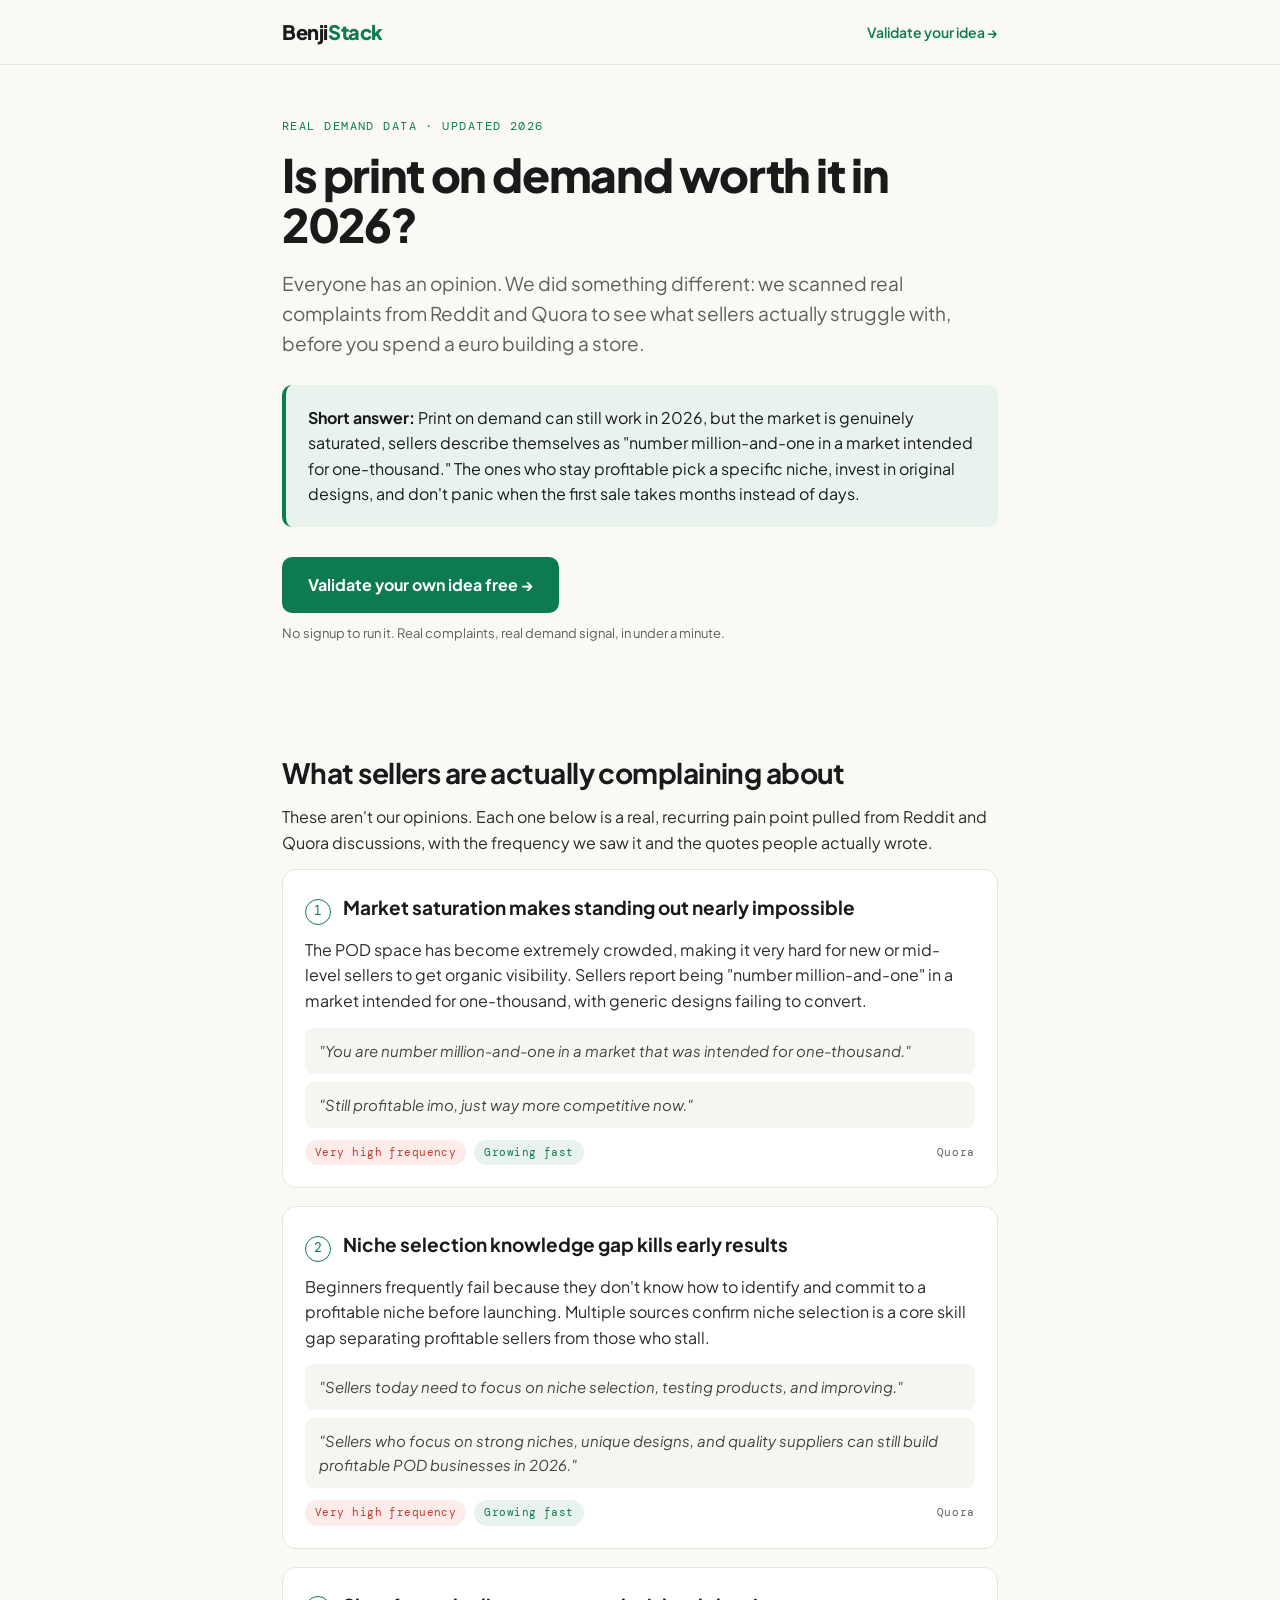
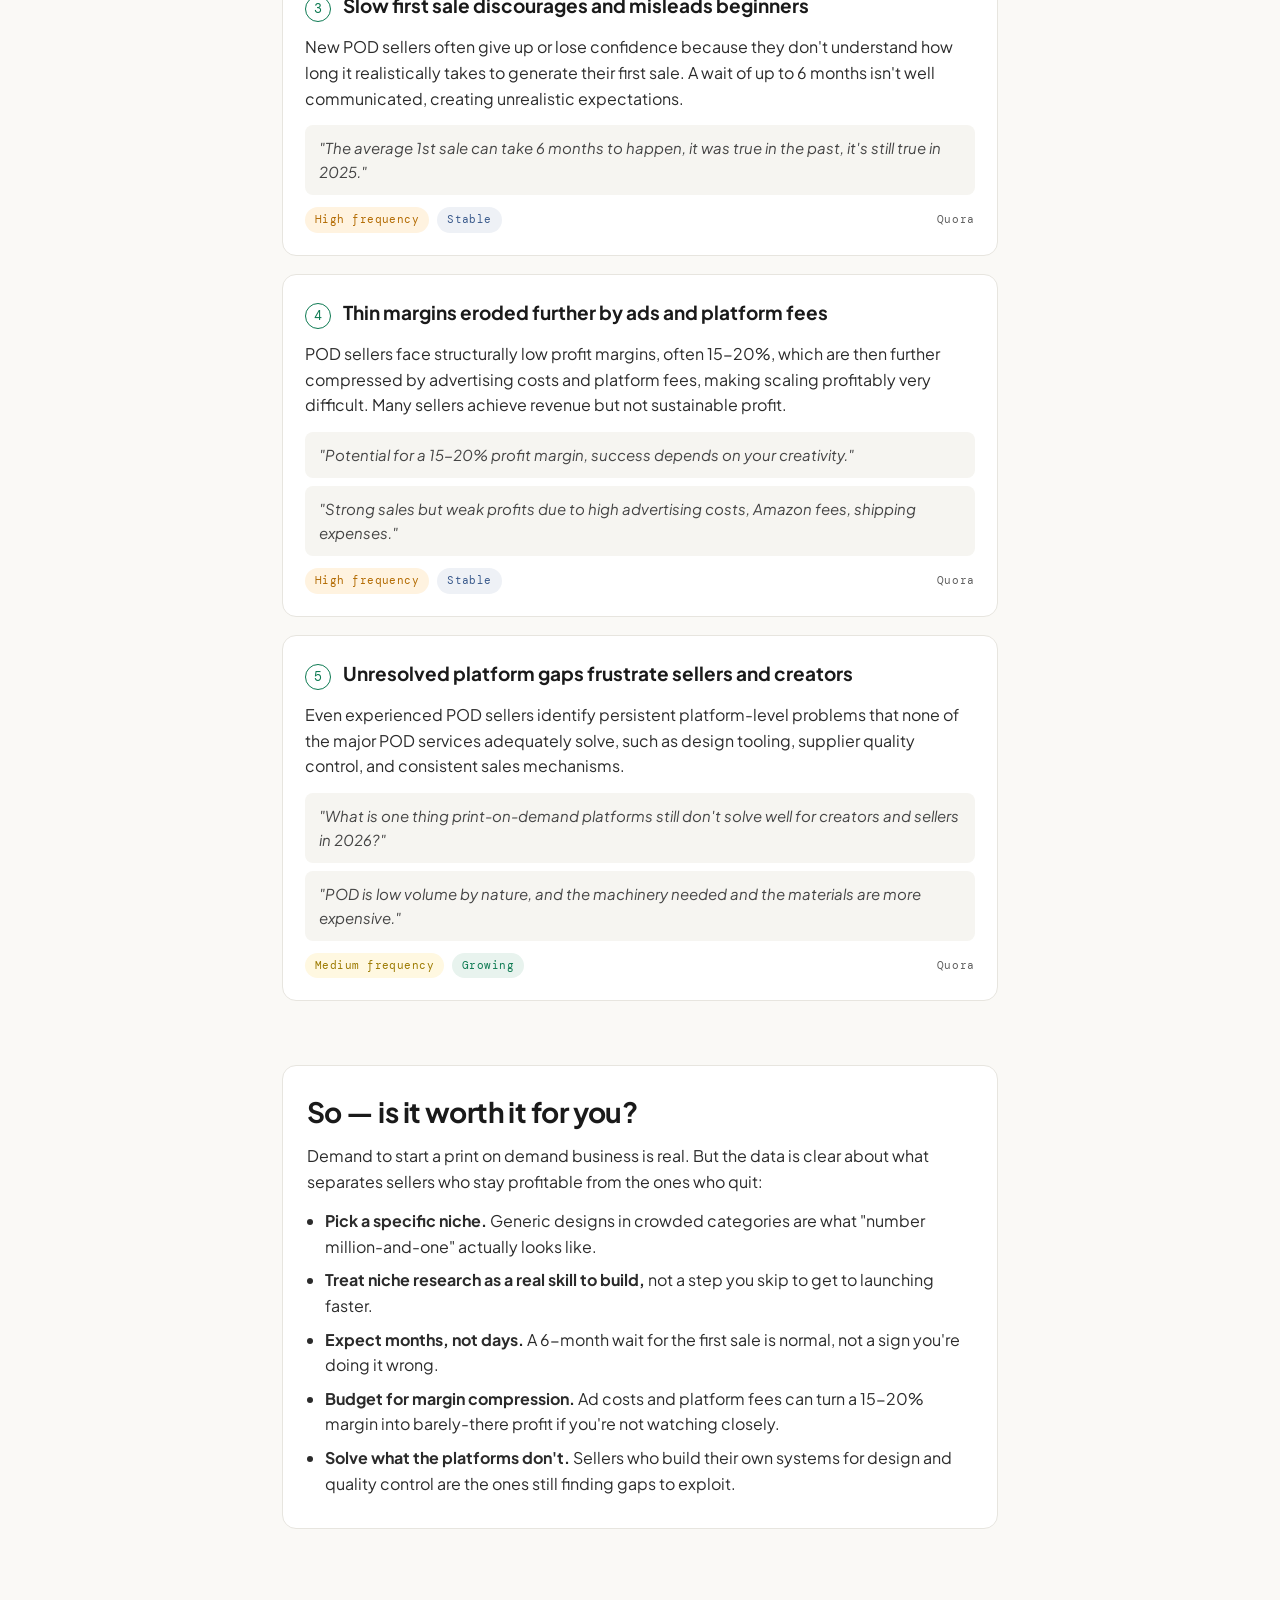
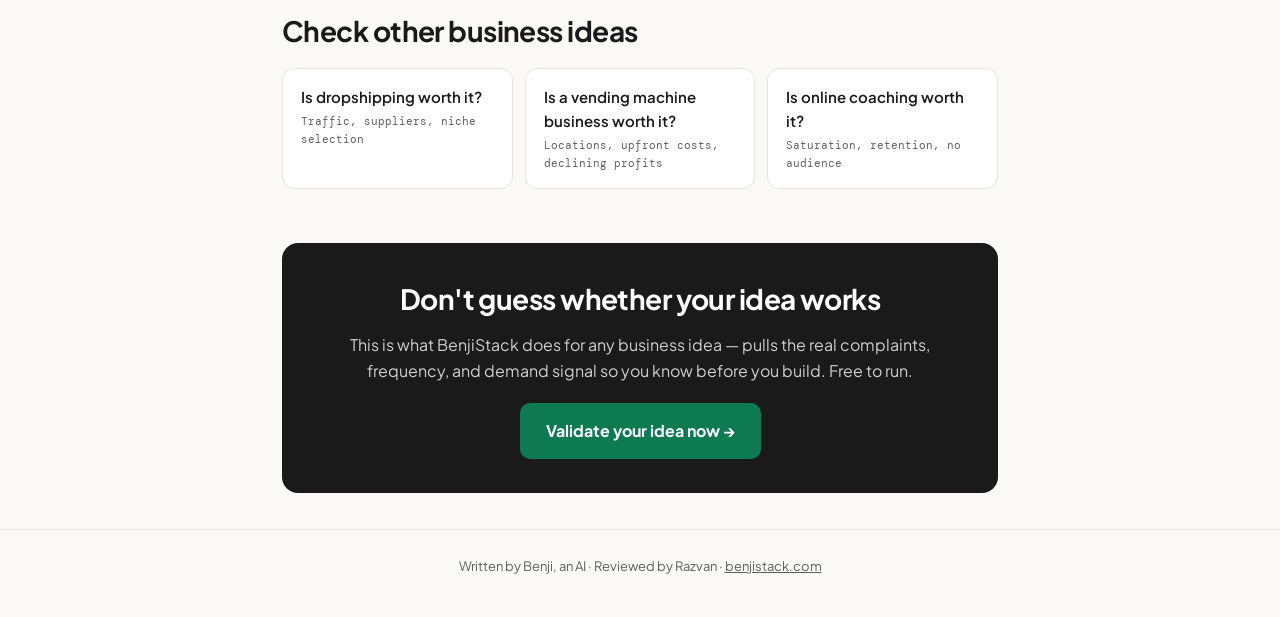
<file: ideas/print-on-demand-worth-it-2026.html>
<!DOCTYPE html>
<html lang="en">
<head>
  <meta charset="UTF-8" />
  <meta name="viewport" content="width=device-width, initial-scale=1.0" />
  <title>Is Print on Demand Worth It in 2026? Real Demand Data, Not Hype | BenjiStack</title>
  <meta name="description" content="Is print on demand worth starting in 2026? BenjiStack pulled real complaints from Reddit and Quora to show what beginners actually struggle with — saturation, niche selection, thin margins — before you build a store." />
  <link rel="canonical" href="https://benjistack.com/ideas/print-on-demand-worth-it-2026.html" />

  <meta property="og:type" content="article" />
  <meta property="og:url" content="https://benjistack.com/ideas/print-on-demand-worth-it-2026.html" />
  <meta property="og:title" content="Is Print on Demand Worth It in 2026? Real Demand Data, Not Hype" />
  <meta property="og:description" content="Real complaints from Reddit and Quora reveal what beginner print-on-demand sellers actually struggle with in 2026 — before you build a store." />
  <meta property="og:image" content="https://benjistack.com/Brand/og-benjistack-1200x630.png" />
  <meta property="og:site_name" content="BenjiStack" />
  <meta name="twitter:card" content="summary_large_image" />
  <meta name="twitter:title" content="Is Print on Demand Worth It in 2026? Real Demand Data" />
  <meta name="twitter:description" content="Real complaints from Reddit and Quora reveal what beginner print-on-demand sellers actually struggle with in 2026." />
  <meta name="twitter:image" content="https://benjistack.com/Brand/og-benjistack-1200x630.png" />

  <link rel="icon" type="image/svg+xml" href="../Brand/favicon.svg" />
  <link rel="preconnect" href="https://fonts.googleapis.com" />
  <link rel="preconnect" href="https://fonts.gstatic.com" crossorigin />
  <link href="https://fonts.googleapis.com/css2?family=DM+Mono:wght@400;500&family=Plus+Jakarta+Sans:wght@400;500;600;700;800&display=swap" rel="stylesheet" />

  <script type="application/ld+json">
  {
    "@context": "https://schema.org",
    "@type": "FAQPage",
    "mainEntity": [
      {
        "@type": "Question",
        "name": "Is print on demand worth it in 2026?",
        "acceptedAnswer": {
          "@type": "Answer",
          "text": "Print on demand can still be profitable in 2026, but the market is extremely saturated. Sellers who pick a specific niche, invest in unique designs, and expect the first sale to take months rather than days are the ones who report staying profitable, while generic designs in crowded categories struggle to convert at all."
        }
      },
      {
        "@type": "Question",
        "name": "What is the hardest part of print on demand for beginners?",
        "acceptedAnswer": {
          "@type": "Answer",
          "text": "Standing out in a saturated market is the most cited challenge, with sellers describing themselves as one in a million in a market built for a fraction of that. Choosing the wrong niche without research compounds the problem, since niche selection is repeatedly named as the core skill gap separating profitable sellers from those who stall."
        }
      },
      {
        "@type": "Question",
        "name": "How long does it take to get a first sale in print on demand?",
        "acceptedAnswer": {
          "@type": "Answer",
          "text": "Sellers commonly report the first sale can take up to 6 months, a pattern that has held consistently for years. Beginners who expect faster results often lose confidence and quit before the timeline that's normal for the model."
        }
      }
    ]
  }
  </script>

  <style>
    :root {
      --bg: #faf9f6;
      --ink: #1a1a1a;
      --muted: #5f5f5f;
      --green: #0d7a52;
      --green-soft: #e8f3ee;
      --card: #ffffff;
      --border: #e7e5df;
      --hot: #c0392b;
      --hot-soft: #fdecea;
    }
    * { box-sizing: border-box; margin: 0; padding: 0; }
    body {
      font-family: 'Plus Jakarta Sans', system-ui, sans-serif;
      background: var(--bg);
      color: var(--ink);
      line-height: 1.6;
      -webkit-font-smoothing: antialiased;
    }
    a { color: var(--green); }
    .wrap { max-width: 760px; margin: 0 auto; padding: 0 22px; }

    header.site {
      border-bottom: 1px solid var(--border);
      background: var(--bg);
    }
    header.site .wrap { display: flex; align-items: center; justify-content: space-between; height: 64px; }
    .brand { font-weight: 800; font-size: 20px; letter-spacing: -0.02em; text-decoration: none; color: var(--ink); }
    .brand span { color: var(--green); }
    .nav-cta { font-size: 14px; font-weight: 600; text-decoration: none; }

    .eyebrow {
      font-family: 'DM Mono', monospace;
      font-size: 12px;
      letter-spacing: 0.12em;
      text-transform: uppercase;
      color: var(--green);
      margin-bottom: 14px;
    }
    h1 {
      font-size: clamp(30px, 6vw, 46px);
      line-height: 1.08;
      letter-spacing: -0.03em;
      font-weight: 800;
      margin-bottom: 18px;
    }
    .lede { font-size: 19px; color: var(--muted); margin-bottom: 26px; }
    .hero { padding: 52px 0 34px; }

    .verdict {
      background: var(--green-soft);
      border-left: 4px solid var(--green);
      border-radius: 10px;
      padding: 20px 22px;
      margin-bottom: 12px;
    }
    .verdict strong { font-weight: 700; }

    .cta-btn {
      display: inline-block;
      background: var(--green);
      color: #fff;
      font-weight: 700;
      font-size: 16px;
      text-decoration: none;
      padding: 15px 26px;
      border-radius: 10px;
      transition: transform .12s ease, background .12s ease;
    }
    .cta-btn:hover { background: #0a6243; transform: translateY(-1px); color: #fff; }
    .cta-row { margin: 30px 0; }
    .cta-sub { font-size: 13px; color: var(--muted); margin-top: 10px; }

    section { padding: 18px 0; }
    h2 {
      font-size: clamp(22px, 4vw, 28px);
      letter-spacing: -0.02em;
      font-weight: 700;
      margin: 26px 0 8px;
    }
    h3 { font-size: 19px; font-weight: 700; margin-bottom: 6px; }
    p.body { margin-bottom: 14px; color: #2b2b2b; }

    .pain {
      background: var(--card);
      border: 1px solid var(--border);
      border-radius: 14px;
      padding: 22px;
      margin-bottom: 18px;
    }
    .pain-head { display: flex; align-items: baseline; gap: 12px; margin-bottom: 8px; }
    .pain-num {
      font-family: 'DM Mono', monospace;
      font-size: 13px;
      color: var(--green);
      border: 1px solid var(--green);
      border-radius: 50%;
      width: 26px; height: 26px;
      display: inline-flex; align-items: center; justify-content: center;
      flex-shrink: 0;
    }
    .quote {
      background: #f6f5f1;
      border-radius: 8px;
      padding: 11px 14px;
      font-style: italic;
      color: #444;
      margin: 8px 0;
      font-size: 15px;
    }
    .tags { display: flex; gap: 8px; flex-wrap: wrap; margin-top: 12px; align-items: center; }
    .tag {
      font-family: 'DM Mono', monospace;
      font-size: 11px;
      letter-spacing: 0.04em;
      padding: 4px 10px;
      border-radius: 20px;
    }
    .tag-hot { background: var(--hot-soft); color: var(--hot); }
    .tag-high { background: #fff3e0; color: #b26a00; }
    .tag-medium { background: #fff8e1; color: #9c7a00; }
    .tag-grow { background: var(--green-soft); color: var(--green); }
    .tag-stable { background: #eef1f6; color: #3a5a8c; }
    .tag-decline { background: var(--hot-soft); color: var(--hot); }
    .src { font-family: 'DM Mono', monospace; font-size: 11px; color: var(--muted); margin-left: auto; letter-spacing: 0.06em; }

    .takeaway {
      background: #fff;
      border: 1px solid var(--border);
      border-radius: 14px;
      padding: 24px;
      margin: 28px 0;
    }
    .takeaway h2 { margin-top: 0; }
    .takeaway ul { margin: 10px 0 0 18px; }
    .takeaway li { margin-bottom: 8px; color: #2b2b2b; }

    .final-cta {
      background: var(--ink);
      color: #fff;
      border-radius: 16px;
      padding: 34px 26px;
      text-align: center;
      margin: 36px 0;
    }
    .final-cta h2 { color: #fff; margin: 0 0 10px; }
    .final-cta p { color: #cfcfcf; margin-bottom: 20px; }
    .final-cta .cta-btn { background: var(--green); }

    footer.site {
      border-top: 1px solid var(--border);
      padding: 26px 0 40px;
      font-size: 13px;
      color: var(--muted);
      text-align: center;
    }
    footer.site a { color: var(--muted); }

    @media (max-width: 520px) {
      .src { margin-left: 0; width: 100%; }
    }
  .related { margin: 36px 0; }
    .related h2 { margin-bottom: 14px; }
    .related-grid {
      display: grid;
      grid-template-columns: repeat(auto-fit, minmax(200px, 1fr));
      gap: 12px;
    }
    .related-card {
      display: block;
      background: var(--card);
      border: 1px solid var(--border);
      border-radius: 12px;
      padding: 16px 18px;
      text-decoration: none;
      color: var(--ink);
      font-weight: 600;
      font-size: 15px;
      transition: border-color .12s ease, transform .12s ease;
    }
    .related-card:hover { border-color: var(--green); transform: translateY(-2px); }
    .related-card span {
      display: block;
      font-family: 'DM Mono', monospace;
      font-size: 11px;
      color: var(--muted);
      font-weight: 400;
      margin-top: 4px;
    }
  
  </style>
</head>
<body>
  <header class="site">
    <div class="wrap">
      <a href="https://benjistack.com/" class="brand">Benji<span>Stack</span></a>
      <a href="https://benjistack.com/" class="nav-cta">Validate your idea →</a>
    </div>
  </header>

  <main class="wrap">
    <div class="hero">
      <p class="eyebrow">Real demand data · Updated 2026</p>
      <h1>Is print on demand worth it in 2026?</h1>
      <p class="lede">Everyone has an opinion. We did something different: we scanned real complaints from Reddit and Quora to see what sellers actually struggle with, before you spend a euro building a store.</p>

      <div class="verdict">
        <strong>Short answer:</strong> Print on demand can still work in 2026, but the market is genuinely saturated, sellers describe themselves as "number million-and-one in a market intended for one-thousand." The ones who stay profitable pick a specific niche, invest in original designs, and don't panic when the first sale takes months instead of days.
      </div>

      <div class="cta-row">
        <a href="https://benjistack.com/" class="cta-btn">Validate your own idea free →</a>
        <p class="cta-sub">No signup to run it. Real complaints, real demand signal, in under a minute.</p>
      </div>
    </div>

    <section>
      <h2>What sellers are actually complaining about</h2>
      <p class="body">These aren't our opinions. Each one below is a real, recurring pain point pulled from Reddit and Quora discussions, with the frequency we saw it and the quotes people actually wrote.</p>

      <div class="pain">
        <div class="pain-head">
          <span class="pain-num">1</span>
          <h3>Market saturation makes standing out nearly impossible</h3>
        </div>
        <p class="body">The POD space has become extremely crowded, making it very hard for new or mid-level sellers to get organic visibility. Sellers report being "number million-and-one" in a market intended for one-thousand, with generic designs failing to convert.</p>
        <p class="quote">"You are number million-and-one in a market that was intended for one-thousand."</p>
        <p class="quote">"Still profitable imo, just way more competitive now."</p>
        <div class="tags">
          <span class="tag tag-hot">Very high frequency</span>
          <span class="tag tag-grow">Growing fast</span>
          <span class="src">Quora</span>
        </div>
      </div>

      <div class="pain">
        <div class="pain-head">
          <span class="pain-num">2</span>
          <h3>Niche selection knowledge gap kills early results</h3>
        </div>
        <p class="body">Beginners frequently fail because they don't know how to identify and commit to a profitable niche before launching. Multiple sources confirm niche selection is a core skill gap separating profitable sellers from those who stall.</p>
        <p class="quote">"Sellers today need to focus on niche selection, testing products, and improving."</p>
        <p class="quote">"Sellers who focus on strong niches, unique designs, and quality suppliers can still build profitable POD businesses in 2026."</p>
        <div class="tags">
          <span class="tag tag-hot">Very high frequency</span>
          <span class="tag tag-grow">Growing fast</span>
          <span class="src">Quora</span>
        </div>
      </div>

      <div class="pain">
        <div class="pain-head">
          <span class="pain-num">3</span>
          <h3>Slow first sale discourages and misleads beginners</h3>
        </div>
        <p class="body">New POD sellers often give up or lose confidence because they don't understand how long it realistically takes to generate their first sale. A wait of up to 6 months isn't well communicated, creating unrealistic expectations.</p>
        <p class="quote">"The average 1st sale can take 6 months to happen, it was true in the past, it's still true in 2025."</p>
        <div class="tags">
          <span class="tag tag-high">High frequency</span>
          <span class="tag tag-stable">Stable</span>
          <span class="src">Quora</span>
        </div>
      </div>

      <div class="pain">
        <div class="pain-head">
          <span class="pain-num">4</span>
          <h3>Thin margins eroded further by ads and platform fees</h3>
        </div>
        <p class="body">POD sellers face structurally low profit margins, often 15-20%, which are then further compressed by advertising costs and platform fees, making scaling profitably very difficult. Many sellers achieve revenue but not sustainable profit.</p>
        <p class="quote">"Potential for a 15-20% profit margin, success depends on your creativity."</p>
        <p class="quote">"Strong sales but weak profits due to high advertising costs, Amazon fees, shipping expenses."</p>
        <div class="tags">
          <span class="tag tag-high">High frequency</span>
          <span class="tag tag-stable">Stable</span>
          <span class="src">Quora</span>
        </div>
      </div>

      <div class="pain">
        <div class="pain-head">
          <span class="pain-num">5</span>
          <h3>Unresolved platform gaps frustrate sellers and creators</h3>
        </div>
        <p class="body">Even experienced POD sellers identify persistent platform-level problems that none of the major POD services adequately solve, such as design tooling, supplier quality control, and consistent sales mechanisms.</p>
        <p class="quote">"What is one thing print-on-demand platforms still don't solve well for creators and sellers in 2026?"</p>
        <p class="quote">"POD is low volume by nature, and the machinery needed and the materials are more expensive."</p>
        <div class="tags">
          <span class="tag tag-medium">Medium frequency</span>
          <span class="tag tag-grow">Growing</span>
          <span class="src">Quora</span>
        </div>
      </div>
    </section>

    <div class="takeaway">
      <h2>So — is it worth it for you?</h2>
      <p class="body">Demand to start a print on demand business is real. But the data is clear about what separates sellers who stay profitable from the ones who quit:</p>
      <ul>
        <li><strong>Pick a specific niche.</strong> Generic designs in crowded categories are what "number million-and-one" actually looks like.</li>
        <li><strong>Treat niche research as a real skill to build,</strong> not a step you skip to get to launching faster.</li>
        <li><strong>Expect months, not days.</strong> A 6-month wait for the first sale is normal, not a sign you're doing it wrong.</li>
        <li><strong>Budget for margin compression.</strong> Ad costs and platform fees can turn a 15-20% margin into barely-there profit if you're not watching closely.</li>
        <li><strong>Solve what the platforms don't.</strong> Sellers who build their own systems for design and quality control are the ones still finding gaps to exploit.</li>
      </ul>
    </div>
    
<section class="related">
      <h2>Check other business ideas</h2>
      <div class="related-grid">
        <a class="related-card" href="https://benjistack.com/ideas/dropshipping-worth-it-2026.html">Is dropshipping worth it?<span>Traffic, suppliers, niche selection</span></a>
        <a class="related-card" href="https://benjistack.com/ideas/vending-machine-business-worth-it-2026.html">Is a vending machine business worth it?<span>Locations, upfront costs, declining profits</span></a>
        <a class="related-card" href="https://benjistack.com/ideas/online-coaching-business-worth-it-2026.html">Is online coaching worth it?<span>Saturation, retention, no audience</span></a>
      </div>
    </section>
    
    <div class="final-cta">
      <h2>Don't guess whether your idea works</h2>
      <p>This is what BenjiStack does for any business idea — pulls the real complaints, frequency, and demand signal so you know before you build. Free to run.</p>
      <a href="https://benjistack.com/" class="cta-btn">Validate your idea now →</a>
    </div>
  </main>

  <footer class="site">
    <div class="wrap">
      <p>Written by Benji, an AI · Reviewed by Razvan · <a href="https://benjistack.com/">benjistack.com</a></p>
    </div>
  </footer>
</body>
</html>
</file>
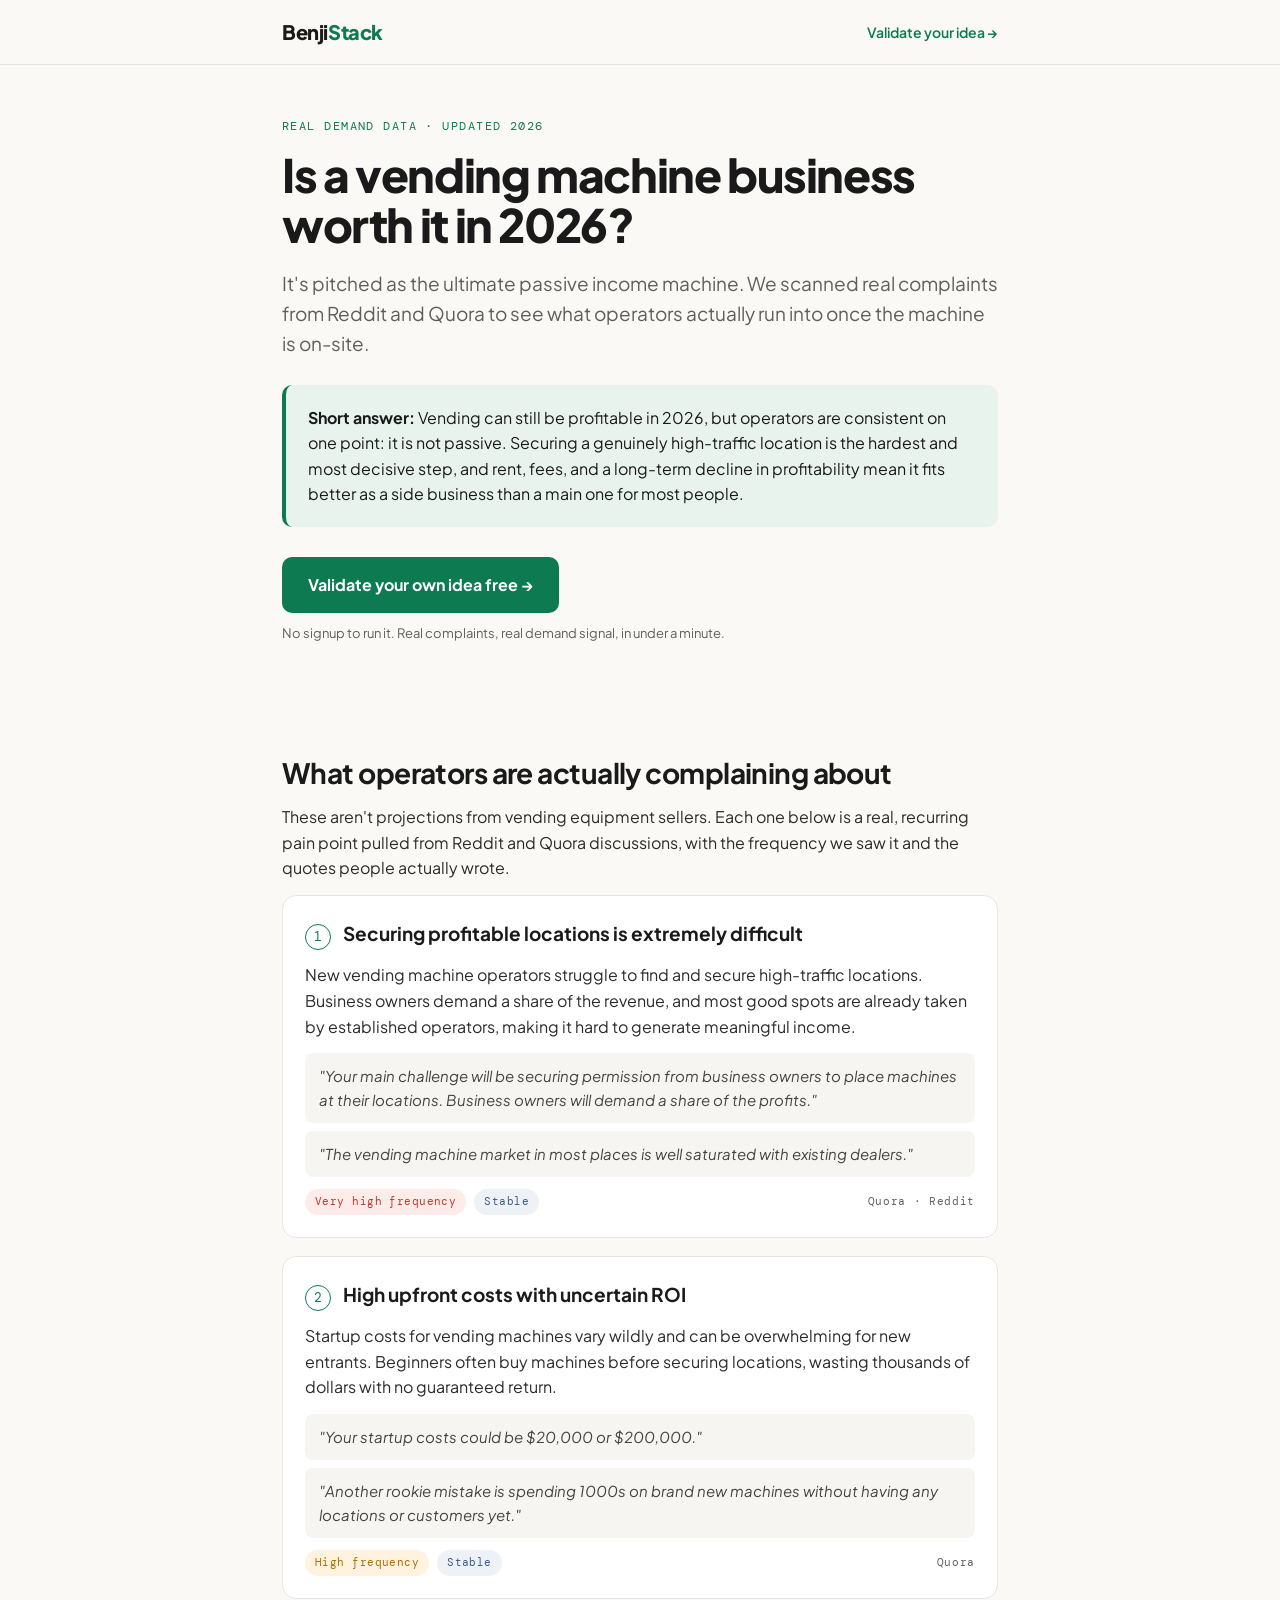
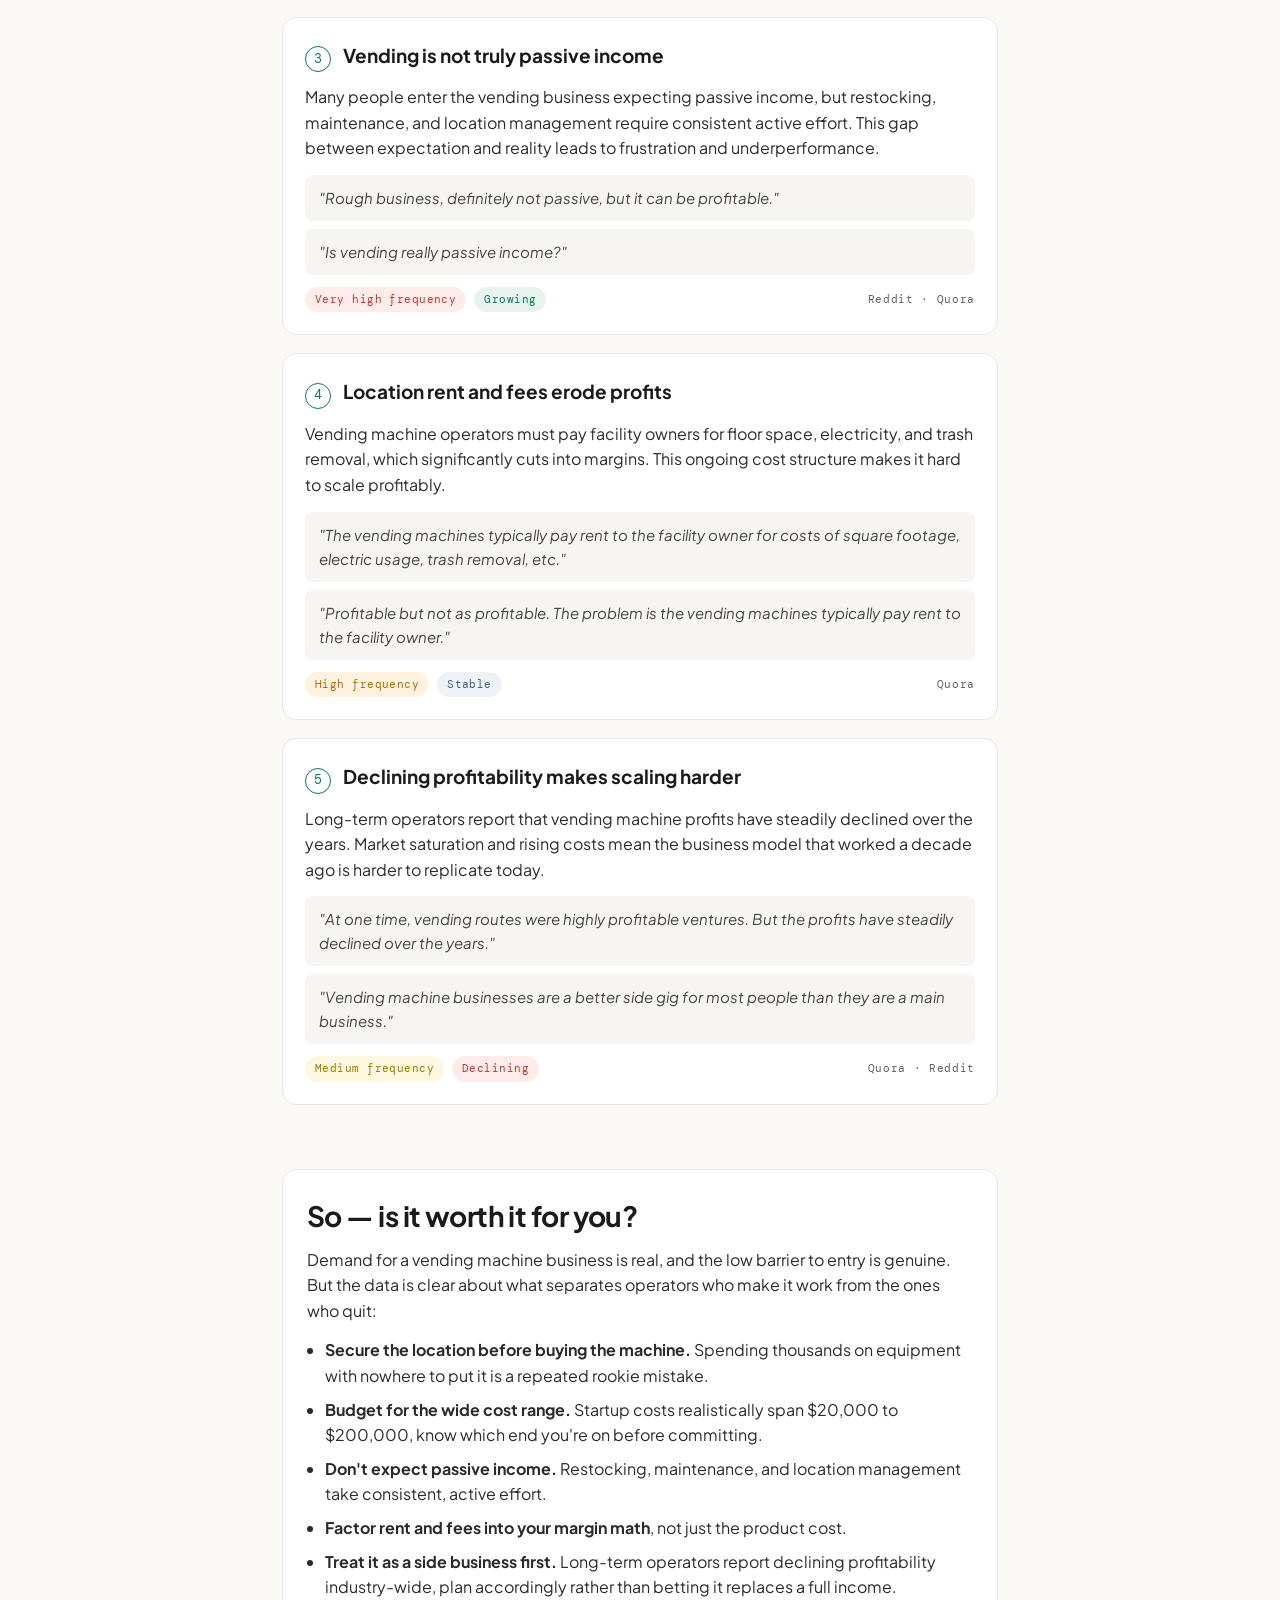
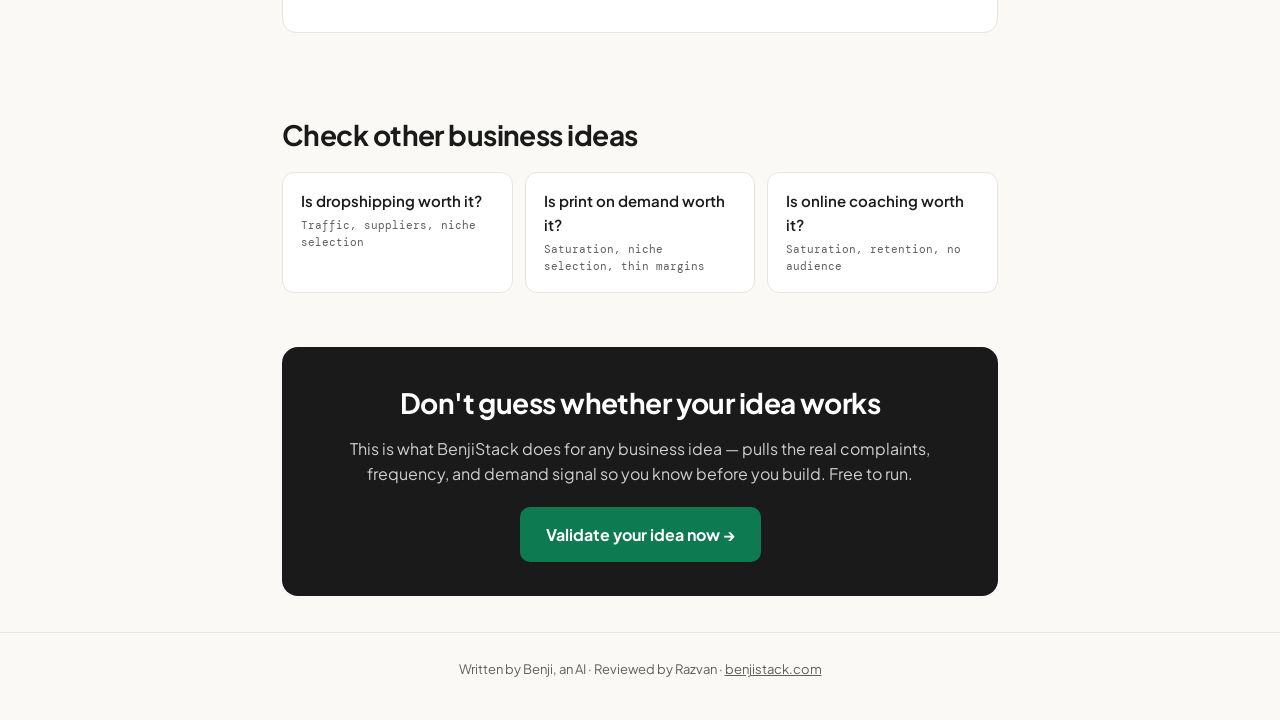
<file: ideas/vending-machine-business-worth-it-2026.html>
<!DOCTYPE html>
<html lang="en">
<head>
  <meta charset="UTF-8" />
  <meta name="viewport" content="width=device-width, initial-scale=1.0" />
  <title>Is a Vending Machine Business Worth It in 2026? Real Demand Data, Not Hype | BenjiStack</title>
  <meta name="description" content="Is a vending machine business worth starting in 2026? BenjiStack pulled real complaints from Reddit and Quora to show what beginners actually struggle with — locations, upfront costs, declining profits — before you buy a machine." />
  <link rel="canonical" href="https://benjistack.com/ideas/vending-machine-business-worth-it-2026.html" />

  <meta property="og:type" content="article" />
  <meta property="og:url" content="https://benjistack.com/ideas/vending-machine-business-worth-it-2026.html" />
  <meta property="og:title" content="Is a Vending Machine Business Worth It in 2026? Real Demand Data, Not Hype" />
  <meta property="og:description" content="Real complaints from Reddit and Quora reveal what beginner vending machine operators actually struggle with in 2026 — before you buy a machine." />
  <meta property="og:image" content="https://benjistack.com/Brand/og-benjistack-1200x630.png" />
  <meta property="og:site_name" content="BenjiStack" />
  <meta name="twitter:card" content="summary_large_image" />
  <meta name="twitter:title" content="Is a Vending Machine Business Worth It in 2026? Real Demand Data" />
  <meta name="twitter:description" content="Real complaints from Reddit and Quora reveal what beginner vending machine operators actually struggle with in 2026." />
  <meta name="twitter:image" content="https://benjistack.com/Brand/og-benjistack-1200x630.png" />

  <link rel="icon" type="image/svg+xml" href="../Brand/favicon.svg" />
  <link rel="preconnect" href="https://fonts.googleapis.com" />
  <link rel="preconnect" href="https://fonts.gstatic.com" crossorigin />
  <link href="https://fonts.googleapis.com/css2?family=DM+Mono:wght@400;500&family=Plus+Jakarta+Sans:wght@400;500;600;700;800&display=swap" rel="stylesheet" />

  <script type="application/ld+json">
  {
    "@context": "https://schema.org",
    "@type": "FAQPage",
    "mainEntity": [
      {
        "@type": "Question",
        "name": "Is a vending machine business worth it in 2026?",
        "acceptedAnswer": {
          "@type": "Answer",
          "text": "A vending machine business can be profitable in 2026, but real operators consistently push back on the idea that it's passive income. Securing high-traffic locations is the hardest and most decisive step, and location rent, fees, and years of declining industry-wide profitability mean it fits better as a side business than a primary income for most people."
        }
      },
      {
        "@type": "Question",
        "name": "What is the hardest part of starting a vending machine business?",
        "acceptedAnswer": {
          "@type": "Answer",
          "text": "Securing profitable locations is the most cited challenge. Business owners demand a share of the profits, most good spots are already taken by established operators, and the vending machine market in many areas is already saturated with existing dealers."
        }
      },
      {
        "@type": "Question",
        "name": "Is vending machine income really passive?",
        "acceptedAnswer": {
          "@type": "Answer",
          "text": "No. Operators describe it as a rough business that can be profitable but is definitely not passive, since restocking, maintenance, and location management require consistent active effort. This gap between the passive-income expectation and the reality is a very high frequency complaint."
        }
      }
    ]
  }
  </script>

  <style>
    :root {
      --bg: #faf9f6;
      --ink: #1a1a1a;
      --muted: #5f5f5f;
      --green: #0d7a52;
      --green-soft: #e8f3ee;
      --card: #ffffff;
      --border: #e7e5df;
      --hot: #c0392b;
      --hot-soft: #fdecea;
    }
    * { box-sizing: border-box; margin: 0; padding: 0; }
    body {
      font-family: 'Plus Jakarta Sans', system-ui, sans-serif;
      background: var(--bg);
      color: var(--ink);
      line-height: 1.6;
      -webkit-font-smoothing: antialiased;
    }
    a { color: var(--green); }
    .wrap { max-width: 760px; margin: 0 auto; padding: 0 22px; }

    header.site {
      border-bottom: 1px solid var(--border);
      background: var(--bg);
    }
    header.site .wrap { display: flex; align-items: center; justify-content: space-between; height: 64px; }
    .brand { font-weight: 800; font-size: 20px; letter-spacing: -0.02em; text-decoration: none; color: var(--ink); }
    .brand span { color: var(--green); }
    .nav-cta { font-size: 14px; font-weight: 600; text-decoration: none; }

    .eyebrow {
      font-family: 'DM Mono', monospace;
      font-size: 12px;
      letter-spacing: 0.12em;
      text-transform: uppercase;
      color: var(--green);
      margin-bottom: 14px;
    }
    h1 {
      font-size: clamp(30px, 6vw, 46px);
      line-height: 1.08;
      letter-spacing: -0.03em;
      font-weight: 800;
      margin-bottom: 18px;
    }
    .lede { font-size: 19px; color: var(--muted); margin-bottom: 26px; }
    .hero { padding: 52px 0 34px; }

    .verdict {
      background: var(--green-soft);
      border-left: 4px solid var(--green);
      border-radius: 10px;
      padding: 20px 22px;
      margin-bottom: 12px;
    }
    .verdict strong { font-weight: 700; }

    .cta-btn {
      display: inline-block;
      background: var(--green);
      color: #fff;
      font-weight: 700;
      font-size: 16px;
      text-decoration: none;
      padding: 15px 26px;
      border-radius: 10px;
      transition: transform .12s ease, background .12s ease;
    }
    .cta-btn:hover { background: #0a6243; transform: translateY(-1px); color: #fff; }
    .cta-row { margin: 30px 0; }
    .cta-sub { font-size: 13px; color: var(--muted); margin-top: 10px; }

    section { padding: 18px 0; }
    h2 {
      font-size: clamp(22px, 4vw, 28px);
      letter-spacing: -0.02em;
      font-weight: 700;
      margin: 26px 0 8px;
    }
    h3 { font-size: 19px; font-weight: 700; margin-bottom: 6px; }
    p.body { margin-bottom: 14px; color: #2b2b2b; }

    .pain {
      background: var(--card);
      border: 1px solid var(--border);
      border-radius: 14px;
      padding: 22px;
      margin-bottom: 18px;
    }
    .pain-head { display: flex; align-items: baseline; gap: 12px; margin-bottom: 8px; }
    .pain-num {
      font-family: 'DM Mono', monospace;
      font-size: 13px;
      color: var(--green);
      border: 1px solid var(--green);
      border-radius: 50%;
      width: 26px; height: 26px;
      display: inline-flex; align-items: center; justify-content: center;
      flex-shrink: 0;
    }
    .quote {
      background: #f6f5f1;
      border-radius: 8px;
      padding: 11px 14px;
      font-style: italic;
      color: #444;
      margin: 8px 0;
      font-size: 15px;
    }
    .tags { display: flex; gap: 8px; flex-wrap: wrap; margin-top: 12px; align-items: center; }
    .tag {
      font-family: 'DM Mono', monospace;
      font-size: 11px;
      letter-spacing: 0.04em;
      padding: 4px 10px;
      border-radius: 20px;
    }
    .tag-hot { background: var(--hot-soft); color: var(--hot); }
    .tag-high { background: #fff3e0; color: #b26a00; }
    .tag-medium { background: #fff8e1; color: #9c7a00; }
    .tag-grow { background: var(--green-soft); color: var(--green); }
    .tag-stable { background: #eef1f6; color: #3a5a8c; }
    .tag-decline { background: var(--hot-soft); color: var(--hot); }
    .src { font-family: 'DM Mono', monospace; font-size: 11px; color: var(--muted); margin-left: auto; letter-spacing: 0.06em; }

    .takeaway {
      background: #fff;
      border: 1px solid var(--border);
      border-radius: 14px;
      padding: 24px;
      margin: 28px 0;
    }
    .takeaway h2 { margin-top: 0; }
    .takeaway ul { margin: 10px 0 0 18px; }
    .takeaway li { margin-bottom: 8px; color: #2b2b2b; }

    .final-cta {
      background: var(--ink);
      color: #fff;
      border-radius: 16px;
      padding: 34px 26px;
      text-align: center;
      margin: 36px 0;
    }
    .final-cta h2 { color: #fff; margin: 0 0 10px; }
    .final-cta p { color: #cfcfcf; margin-bottom: 20px; }
    .final-cta .cta-btn { background: var(--green); }

    footer.site {
      border-top: 1px solid var(--border);
      padding: 26px 0 40px;
      font-size: 13px;
      color: var(--muted);
      text-align: center;
    }
    footer.site a { color: var(--muted); }

    @media (max-width: 520px) {
      .src { margin-left: 0; width: 100%; }
    }
  
  .related { margin: 36px 0; }
    .related h2 { margin-bottom: 14px; }
    .related-grid {
      display: grid;
      grid-template-columns: repeat(auto-fit, minmax(200px, 1fr));
      gap: 12px;
    }
    .related-card {
      display: block;
      background: var(--card);
      border: 1px solid var(--border);
      border-radius: 12px;
      padding: 16px 18px;
      text-decoration: none;
      color: var(--ink);
      font-weight: 600;
      font-size: 15px;
      transition: border-color .12s ease, transform .12s ease;
    }
    .related-card:hover { border-color: var(--green); transform: translateY(-2px); }
    .related-card span {
      display: block;
      font-family: 'DM Mono', monospace;
      font-size: 11px;
      color: var(--muted);
      font-weight: 400;
      margin-top: 4px;
    }
  
  </style>
</head>
<body>
  <header class="site">
    <div class="wrap">
      <a href="https://benjistack.com/" class="brand">Benji<span>Stack</span></a>
      <a href="https://benjistack.com/" class="nav-cta">Validate your idea →</a>
    </div>
  </header>

  <main class="wrap">
    <div class="hero">
      <p class="eyebrow">Real demand data · Updated 2026</p>
      <h1>Is a vending machine business worth it in 2026?</h1>
      <p class="lede">It's pitched as the ultimate passive income machine. We scanned real complaints from Reddit and Quora to see what operators actually run into once the machine is on-site.</p>

      <div class="verdict">
        <strong>Short answer:</strong> Vending can still be profitable in 2026, but operators are consistent on one point: it is not passive. Securing a genuinely high-traffic location is the hardest and most decisive step, and rent, fees, and a long-term decline in profitability mean it fits better as a side business than a main one for most people.
      </div>

      <div class="cta-row">
        <a href="https://benjistack.com/" class="cta-btn">Validate your own idea free →</a>
        <p class="cta-sub">No signup to run it. Real complaints, real demand signal, in under a minute.</p>
      </div>
    </div>

    <section>
      <h2>What operators are actually complaining about</h2>
      <p class="body">These aren't projections from vending equipment sellers. Each one below is a real, recurring pain point pulled from Reddit and Quora discussions, with the frequency we saw it and the quotes people actually wrote.</p>

      <div class="pain">
        <div class="pain-head">
          <span class="pain-num">1</span>
          <h3>Securing profitable locations is extremely difficult</h3>
        </div>
        <p class="body">New vending machine operators struggle to find and secure high-traffic locations. Business owners demand a share of the revenue, and most good spots are already taken by established operators, making it hard to generate meaningful income.</p>
        <p class="quote">"Your main challenge will be securing permission from business owners to place machines at their locations. Business owners will demand a share of the profits."</p>
        <p class="quote">"The vending machine market in most places is well saturated with existing dealers."</p>
        <div class="tags">
          <span class="tag tag-hot">Very high frequency</span>
          <span class="tag tag-stable">Stable</span>
          <span class="src">Quora · Reddit</span>
        </div>
      </div>

      <div class="pain">
        <div class="pain-head">
          <span class="pain-num">2</span>
          <h3>High upfront costs with uncertain ROI</h3>
        </div>
        <p class="body">Startup costs for vending machines vary wildly and can be overwhelming for new entrants. Beginners often buy machines before securing locations, wasting thousands of dollars with no guaranteed return.</p>
        <p class="quote">"Your startup costs could be $20,000 or $200,000."</p>
        <p class="quote">"Another rookie mistake is spending 1000s on brand new machines without having any locations or customers yet."</p>
        <div class="tags">
          <span class="tag tag-high">High frequency</span>
          <span class="tag tag-stable">Stable</span>
          <span class="src">Quora</span>
        </div>
      </div>

      <div class="pain">
        <div class="pain-head">
          <span class="pain-num">3</span>
          <h3>Vending is not truly passive income</h3>
        </div>
        <p class="body">Many people enter the vending business expecting passive income, but restocking, maintenance, and location management require consistent active effort. This gap between expectation and reality leads to frustration and underperformance.</p>
        <p class="quote">"Rough business, definitely not passive, but it can be profitable."</p>
        <p class="quote">"Is vending really passive income?"</p>
        <div class="tags">
          <span class="tag tag-hot">Very high frequency</span>
          <span class="tag tag-grow">Growing</span>
          <span class="src">Reddit · Quora</span>
        </div>
      </div>

      <div class="pain">
        <div class="pain-head">
          <span class="pain-num">4</span>
          <h3>Location rent and fees erode profits</h3>
        </div>
        <p class="body">Vending machine operators must pay facility owners for floor space, electricity, and trash removal, which significantly cuts into margins. This ongoing cost structure makes it hard to scale profitably.</p>
        <p class="quote">"The vending machines typically pay rent to the facility owner for costs of square footage, electric usage, trash removal, etc."</p>
        <p class="quote">"Profitable but not as profitable. The problem is the vending machines typically pay rent to the facility owner."</p>
        <div class="tags">
          <span class="tag tag-high">High frequency</span>
          <span class="tag tag-stable">Stable</span>
          <span class="src">Quora</span>
        </div>
      </div>

      <div class="pain">
        <div class="pain-head">
          <span class="pain-num">5</span>
          <h3>Declining profitability makes scaling harder</h3>
        </div>
        <p class="body">Long-term operators report that vending machine profits have steadily declined over the years. Market saturation and rising costs mean the business model that worked a decade ago is harder to replicate today.</p>
        <p class="quote">"At one time, vending routes were highly profitable ventures. But the profits have steadily declined over the years."</p>
        <p class="quote">"Vending machine businesses are a better side gig for most people than they are a main business."</p>
        <div class="tags">
          <span class="tag tag-medium">Medium frequency</span>
          <span class="tag tag-decline">Declining</span>
          <span class="src">Quora · Reddit</span>
        </div>
      </div>
    </section>

    <div class="takeaway">
      <h2>So — is it worth it for you?</h2>
      <p class="body">Demand for a vending machine business is real, and the low barrier to entry is genuine. But the data is clear about what separates operators who make it work from the ones who quit:</p>
      <ul>
        <li><strong>Secure the location before buying the machine.</strong> Spending thousands on equipment with nowhere to put it is a repeated rookie mistake.</li>
        <li><strong>Budget for the wide cost range.</strong> Startup costs realistically span $20,000 to $200,000, know which end you're on before committing.</li>
        <li><strong>Don't expect passive income.</strong> Restocking, maintenance, and location management take consistent, active effort.</li>
        <li><strong>Factor rent and fees into your margin math</strong>, not just the product cost.</li>
        <li><strong>Treat it as a side business first.</strong> Long-term operators report declining profitability industry-wide, plan accordingly rather than betting it replaces a full income.</li>
      </ul>
    </div>

<section class="related">
      <h2>Check other business ideas</h2>
      <div class="related-grid">
        <a class="related-card" href="https://benjistack.com/ideas/dropshipping-worth-it-2026.html">Is dropshipping worth it?<span>Traffic, suppliers, niche selection</span></a>
        <a class="related-card" href="https://benjistack.com/ideas/print-on-demand-worth-it-2026.html">Is print on demand worth it?<span>Saturation, niche selection, thin margins</span></a>
        <a class="related-card" href="https://benjistack.com/ideas/online-coaching-business-worth-it-2026.html">Is online coaching worth it?<span>Saturation, retention, no audience</span></a>
      </div>
    </section>
    
    <div class="final-cta">
      <h2>Don't guess whether your idea works</h2>
      <p>This is what BenjiStack does for any business idea — pulls the real complaints, frequency, and demand signal so you know before you build. Free to run.</p>
      <a href="https://benjistack.com/" class="cta-btn">Validate your idea now →</a>
    </div>
  </main>

  <footer class="site">
    <div class="wrap">
      <p>Written by Benji, an AI · Reviewed by Razvan · <a href="https://benjistack.com/">benjistack.com</a></p>
    </div>
  </footer>
</body>
</html>
</file>
<file: css/styles.css>
/* ============================================================
   BENJISTACK — EDITORIAL VALIDATION UI
   Design tokens, base, components, screens
   ============================================================ */

/* ---- TOKENS ---- */
:root {
  --bg:          #FAFAF8;
  --bg-card:     #FFFFFF;
  --bg-input:    #F6F3EE;
  --bg-modal:    #FFFFFF;
  --accent:      #0D7A52;
  --accent-dim:  rgba(13, 122, 82, 0.10);
  --accent-glow: rgba(13, 122, 82, 0.18);
  --text:        #1A1A1A;
  --text-muted:  #4C4741;
  --text-faint:  #6F6A63;
  --border:      #E8E5DF;
  --border-focus:rgba(13, 122, 82, 0.35);
  --radius-sm:   8px;
  --radius-md:   14px;
  --radius-lg:   20px;
  --shadow-card: 0 10px 30px rgba(26, 26, 26, 0.05);
  --transition:  0.25s ease;
  --font-body:   'Plus Jakarta Sans', sans-serif;
  --font-head:   'Plus Jakarta Sans', sans-serif;
  --font-mono:   'DM Mono', monospace;
}

/* ---- RESET ---- */
*, *::before, *::after { box-sizing: border-box; margin: 0; padding: 0; }

html { font-size: 16px; scroll-behavior: smooth; }

body {
  background-color: var(--bg);
  color: var(--text);
  font-family: var(--font-body);
  min-height: 100vh;
  display: flex;
  flex-direction: column;
  -webkit-font-smoothing: antialiased;
  background-image: radial-gradient(circle at top, rgba(13,122,82,0.035), transparent 26%);
}

a { color: var(--accent); text-decoration: none; }
a:hover { text-decoration: underline; }

img { max-width: 100%; display: block; }

/* ---- UTILITY ---- */
.hidden { display: none !important; }

/* ---- APP SHELL ---- */
#app {
  display: flex;
  flex-direction: column;
  min-height: 100vh;
}

/* ---- PROGRESS BAR ---- */
.progress-bar {
  position: sticky;
  top: 0;
  left: 0;
  right: 0;
  z-index: 30;
  padding: 10px 0 8px;
  background: rgba(250, 250, 248, 0.92);
  backdrop-filter: blur(6px);
  border-bottom: 1px solid rgba(232, 229, 223, 0.7);
  display: flex;
  justify-content: center;
}

.progress-dots {
  display: flex;
  gap: 10px;
  align-items: center;
}

.progress-dot {
  width: 8px;
  height: 8px;
  border-radius: 50%;
  background: var(--text-faint);
  transition: background var(--transition), transform var(--transition);
}

.progress-dot.active {
  background: var(--accent);
  transform: scale(1.35);
}

.progress-dot.done {
  background: var(--text-muted);
}

/* ---- SCREEN TRANSITIONS ---- */
#screen-container {
  flex: 1;
  display: flex;
  flex-direction: column;
}

.screen {
  display: none;
  flex-direction: column;
  min-height: calc(100vh - 48px);
  animation: fadeIn 0.35s ease forwards;
}

.screen.active {
  display: flex;
}

@keyframes fadeIn {
  from { opacity: 0; transform: translateY(12px); }
  to   { opacity: 1; transform: translateY(0); }
}

/* ---- BUTTONS ---- */
.btn-primary {
  background: var(--accent);
  color: #fff;
  border: none;
  border-radius: var(--radius-sm);
  font-family: var(--font-body);
  font-weight: 600;
  font-size: 0.95rem;
  padding: 14px 28px;
  cursor: pointer;
  transition: background var(--transition), transform var(--transition), box-shadow var(--transition);
  white-space: nowrap;
}

.btn-primary:hover:not(:disabled) {
  background: #0a6746;
  transform: translateY(-1px);
  box-shadow: 0 6px 20px var(--accent-glow);
}

.btn-primary:active:not(:disabled) {
  transform: translateY(0);
}

.btn-primary:disabled {
  background: var(--text-faint);
  cursor: not-allowed;
}

.btn-secondary {
  background: transparent;
  color: var(--text-muted);
  border: 1px solid var(--border);
  border-radius: var(--radius-sm);
  font-family: var(--font-body);
  font-weight: 500;
  font-size: 0.9rem;
  padding: 12px 22px;
  cursor: pointer;
  transition: border-color var(--transition), color var(--transition);
}

.btn-secondary:hover {
  border-color: var(--accent);
  color: var(--accent);
}

/* ---- CARDS ---- */
.card {
  background: var(--bg-card);
  border: 1px solid var(--border);
  border-radius: var(--radius-md);
  padding: 24px;
  box-shadow: var(--shadow-card);
}

.card:hover {
  border-color: rgba(255, 106, 0, 0.3);
}

/* ============================================================
   LANDING SCREEN
   ============================================================ */
#screen-landing {
  align-items: center;
}

.landing-header {
  width: 100%;
  max-width: 900px;
  padding: 32px 24px 0;
}

.logo {
  height: 42px;
  width: auto;
}

.landing-main {
  flex: 1;
  width: 100%;
  max-width: 720px;
  padding: 48px 24px 40px;
  display: flex;
  flex-direction: column;
  gap: 40px;
}

/* Hero */
.landing-hero {
  text-align: center;
  display: grid;
  justify-items: center;
}

.hero-eyebrow {
  display: inline-block;
  font-family: var(--font-mono);
  font-size: 0.73rem;
  font-weight: 500;
  letter-spacing: 0.08em;
  text-transform: uppercase;
  color: var(--accent);
  margin-bottom: 16px;
  padding: 6px 10px;
  border: 1px solid var(--border);
  border-radius: 999px;
  background: rgba(13, 122, 82, 0.07);
}

.hero-headline {
  font-family: var(--font-head);
  font-size: clamp(2.8rem, 7vw, 5rem);
  line-height: 1.02;
  letter-spacing: -0.05em;
  color: var(--text);
  margin-bottom: 20px;
  font-weight: 800;
}

.hero-sub {
  font-size: 1.02rem;
  line-height: 1.8;
  color: var(--text-muted);
  max-width: 640px;
  margin: 0 auto;
}

/* Search card */
.search-card {
  background: var(--bg-card);
  border: 1px solid var(--border);
  border-radius: var(--radius-lg);
  padding: 32px;
  box-shadow: var(--shadow-card);
}

.search-label {
  display: block;
  font-weight: 700;
  font-size: 0.84rem;
  letter-spacing: 0.08em;
  text-transform: uppercase;
  margin-bottom: 10px;
  color: var(--text-faint);
}

.search-hint {
  font-size: 0.85rem;
  color: var(--text-muted);
  margin-bottom: 18px;
  line-height: 1.6;
}

.search-row {
  display: flex;
  gap: 12px;
  align-items: stretch;
}

.search-input {
  flex: 1;
  background: var(--bg-input);
  border: 1px solid var(--border);
  border-radius: var(--radius-sm);
  color: var(--text);
  font-family: var(--font-body);
  font-size: 1rem;
  padding: 14px 18px;
  outline: none;
  transition: border-color var(--transition), box-shadow var(--transition);
}

.search-input::placeholder {
  color: var(--text-faint);
}

.search-input:focus {
  background: #fffdfa;
  border-color: var(--accent);
  box-shadow: 0 0 0 3px rgba(13, 122, 82, 0.10);
}

.search-char-count {
  font-size: 0.75rem;
  color: var(--text-faint);
  text-align: right;
  margin-top: 8px;
}

/* Trust strip */
.trust-strip {
  display: grid;
  grid-template-columns: repeat(2, 1fr);
  gap: 12px;
}

.trust-item {
  display: flex;
  align-items: center;
  gap: 10px;
  background: var(--bg-card);
  border: 1px solid var(--border);
  border-radius: var(--radius-sm);
  padding: 14px 16px;
  font-size: 0.88rem;
  color: var(--text-muted);
  line-height: 1.4;
}

.trust-icon {
  flex-shrink: 0;
}

.trust-check {
  display: inline-flex;
  align-items: center;
  justify-content: center;
  width: 22px;
  height: 22px;
  border-radius: 999px;
  background: rgba(13, 122, 82, 0.08);
  color: var(--accent);
  font-size: 0.82rem;
  font-weight: 800;
  line-height: 1;
}

/* Usage counter */
.usage-counter {
  text-align: center;
  font-size: 0.78rem;
  color: var(--text-faint);
  padding: 0 24px 8px;
}

/* Footer */
.landing-footer {
  width: 100%;
  text-align: center;
  padding: 24px;
  font-size: 0.78rem;
  color: var(--text-faint);
}

/* ============================================================
   MODAL (API Key Config)
   ============================================================ */
.modal-overlay {
  position: fixed;
  inset: 0;
  background: rgba(0, 0, 0, 0.75);
  z-index: 200;
  display: flex;
  align-items: center;
  justify-content: center;
  padding: 20px;
  animation: fadeIn 0.2s ease;
}

.modal {
  background: var(--bg-modal);
  border: 1px solid var(--border);
  border-radius: var(--radius-lg);
  padding: 40px;
  max-width: 480px;
  width: 100%;
  box-shadow: 0 24px 80px rgba(0,0,0,0.6);
}

.modal-title {
  font-family: var(--font-head);
  font-size: 2rem;
  letter-spacing: 0.04em;
  color: var(--text);
  margin-bottom: 12px;
}

.modal-desc {
  font-size: 0.9rem;
  color: var(--text-muted);
  line-height: 1.7;
  margin-bottom: 28px;
}

.modal-field {
  margin-bottom: 18px;
}

.modal-field label {
  display: block;
  font-size: 0.85rem;
  font-weight: 600;
  color: var(--text-muted);
  margin-bottom: 8px;
  text-transform: uppercase;
  letter-spacing: 0.06em;
}

.modal-field input {
  width: 100%;
  background: var(--bg-input);
  border: 1px solid var(--border);
  border-radius: var(--radius-sm);
  color: var(--text);
  font-family: var(--font-body);
  font-size: 0.95rem;
  padding: 12px 16px;
  outline: none;
  transition: border-color var(--transition);
}

.modal-field input:focus {
  border-color: var(--border-focus);
}

.modal-field input::placeholder {
  color: var(--text-faint);
}

.modal .btn-primary {
  width: 100%;
  margin-top: 8px;
  padding: 16px;
  font-size: 1rem;
}

.modal-note {
  margin-top: 16px;
  font-size: 0.8rem;
  color: var(--text-faint);
  text-align: center;
}

/* Gate modal — wider to accommodate GHL iframe */
.gate-modal {
  max-width: 560px;
  padding: 32px 28px;
}

.gate-iframe-wrap {
  margin: 16px 0 8px;
  border-radius: 6px;
  overflow: hidden;
}

.gate-skip-link {
  display: block;
  text-align: center;
  margin-top: 14px;
  font-size: 0.82rem;
  color: var(--text-faint);
  text-decoration: underline;
  cursor: pointer;
}

.gate-skip-link:hover {
  color: var(--text-muted);
}

/* ============================================================
   LOADING SCREEN (reusable)
   ============================================================ */
.loading-screen {
  flex: 1;
  display: flex;
  flex-direction: column;
  align-items: center;
  justify-content: center;
  gap: 24px;
  padding: 40px 24px;
  text-align: center;
}

.loading-spinner {
  width: 52px;
  height: 52px;
  border: 3px solid var(--border);
  border-top-color: var(--accent);
  border-radius: 50%;
  animation: spin 0.8s linear infinite;
}

@keyframes spin {
  to { transform: rotate(360deg); }
}

.loading-title {
  font-family: var(--font-head);
  font-size: 1.8rem;
  letter-spacing: 0.04em;
  color: var(--text);
}

.loading-sub {
  font-size: 0.9rem;
  color: var(--text-muted);
  max-width: 340px;
  line-height: 1.6;
}

.loading-steps {
  display: flex;
  flex-direction: column;
  gap: 10px;
  margin-top: 8px;
}

.loading-step {
  font-size: 0.85rem;
  color: var(--text-faint);
  display: flex;
  align-items: center;
  gap: 10px;
}

.loading-step.done {
  color: var(--accent);
}

.loading-step.done::before {
  content: '✓';
  font-weight: 700;
}

.loading-step:not(.done)::before {
  content: '·';
  font-size: 1.4rem;
  line-height: 0;
  margin-top: 2px;
}

/* ============================================================
   COMMON SCREEN CHROME (header + back nav)
   ============================================================ */
.screen-header {
  display: flex;
  align-items: center;
  justify-content: space-between;
  padding: 20px 32px;
  border-bottom: 1px solid var(--border);
}

.screen-logo {
  display: block;
  width: min(220px, 48vw);
  height: auto;
  max-width: 100%;
}

.btn-back {
  background: none;
  border: none;
  color: var(--text-muted);
  font-family: var(--font-body);
  font-size: 0.88rem;
  cursor: pointer;
  display: flex;
  align-items: center;
  gap: 6px;
  padding: 0;
  transition: color var(--transition);
}

.btn-back:hover { color: var(--accent); }

.screen-body {
  flex: 1;
  width: 100%;
  max-width: 800px;
  margin: 0 auto;
  padding: 40px 24px;
}

.screen-eyebrow {
  font-size: 0.75rem;
  font-weight: 600;
  letter-spacing: 0.14em;
  text-transform: uppercase;
  color: var(--accent);
  margin-bottom: 10px;
}

.screen-title {
  font-family: var(--font-head);
  font-size: clamp(2rem, 5vw, 3.2rem);
  letter-spacing: 0.03em;
  line-height: 1.1;
  color: var(--text);
  margin-bottom: 10px;
}

.screen-desc {
  font-size: 0.95rem;
  color: var(--text-muted);
  line-height: 1.7;
  margin-bottom: 32px;
  max-width: 620px;
}

/* ============================================================
   CHOICE GRID (angles, problems, ideas)
   ============================================================ */
.choice-grid {
  display: grid;
  gap: 14px;
}

.choice-card {
  background: var(--bg-card);
  border: 1.5px solid var(--border);
  border-radius: var(--radius-md);
  padding: 20px 24px;
  cursor: pointer;
  transition: border-color var(--transition), transform var(--transition), box-shadow var(--transition);
  display: flex;
  align-items: flex-start;
  gap: 16px;
}

.choice-card:hover {
  border-color: var(--accent);
  transform: translateY(-2px);
  box-shadow: 0 8px 24px rgba(0,0,0,0.3);
}

.choice-card.selected {
  border-color: var(--accent);
  background: var(--accent-dim);
}

.choice-card-number {
  width: 30px;
  height: 30px;
  border-radius: 50%;
  background: var(--bg-input);
  border: 1px solid var(--border);
  display: flex;
  align-items: center;
  justify-content: center;
  font-size: 0.8rem;
  font-weight: 700;
  color: var(--text-muted);
  flex-shrink: 0;
  margin-top: 2px;
}

.choice-card.selected .choice-card-number {
  background: var(--accent);
  border-color: var(--accent);
  color: #fff;
}

.choice-card-content {
  flex: 1;
  display: flex;
  flex-direction: column;
}

.choice-card-cta {
  display: inline-flex;
  align-items: center;
  justify-content: center;
  align-self: flex-start;
  margin-top: 14px;
  padding: 10px 14px;
  border-radius: var(--radius-sm);
  border: 1px solid var(--accent);
  background: var(--accent);
  color: #fff;
  font-family: var(--font-body);
  font-size: 0.84rem;
  font-weight: 700;
  cursor: pointer;
  transition: background var(--transition), border-color var(--transition), transform var(--transition), box-shadow var(--transition);
}

.choice-card-cta:hover {
  background: #0a6746;
  border-color: #0a6746;
  transform: translateY(-1px);
  box-shadow: 0 6px 16px rgba(13, 122, 82, 0.12);
}

.choice-card-title {
  font-weight: 600;
  font-size: 0.98rem;
  color: var(--text);
  margin-bottom: 4px;
}

.choice-card-desc {
  font-size: 0.85rem;
  color: var(--text-muted);
  line-height: 1.6;
}

/* ============================================================
   PROBLEM CARD EXTRAS (quotes + meta row)
   ============================================================ */
.problem-quotes {
  margin: 10px 0 2px;
  display: flex;
  flex-direction: column;
  gap: 6px;
}

.problem-quote {
  font-size: 0.82rem;
  color: var(--text-faint);
  font-style: italic;
  padding: 6px 10px;
  border-left: 2px solid var(--accent-dim);
  background: var(--bg-input);
  border-radius: 0 var(--radius-sm) var(--radius-sm) 0;
  line-height: 1.5;
}

.problem-meta {
  display: flex;
  align-items: center;
  flex-wrap: wrap;
  gap: 6px;
  margin-top: 12px;
}

/* ============================================================
   SOURCE BADGES
   ============================================================ */
.badge {
  display: inline-flex;
  align-items: center;
  gap: 4px;
  font-size: 0.72rem;
  font-weight: 600;
  letter-spacing: 0.04em;
  padding: 4px 10px;
  border-radius: 99px;
  text-transform: uppercase;
}

.badge-reddit  { background: rgba(255, 69, 0, 0.18);  color: #ff6633; }
.badge-amazon  { background: rgba(255, 153, 0, 0.18); color: #ff9900; }
.badge-quora   { background: rgba(165, 42, 42, 0.2);  color: #c0392b; }
.badge-g2      { background: rgba(255, 100, 60, 0.18);color: #ff5733; }
.badge-default { background: rgba(255,255,255,0.08);   color: var(--text-muted); }

/* ============================================================
   FREQUENCY + TREND PILLS
   ============================================================ */
.pill {
  display: inline-flex;
  align-items: center;
  gap: 5px;
  font-size: 0.75rem;
  font-weight: 600;
  padding: 4px 11px;
  border-radius: 99px;
}

.pill-freq-low      { background: rgba(100,200,100,0.12); color: #6ec46e; }
.pill-freq-medium   { background: rgba(255,200,0,0.12);   color: #f0c040; }
.pill-freq-high     { background: rgba(255,120,0,0.15);   color: #ff8c00; }
.pill-freq-veryhigh { background: rgba(255,60,60,0.15);   color: #ff4444; }

.pill-trend-declining  { background: rgba(150,150,200,0.12); color: #9090cc; }
.pill-trend-stable     { background: rgba(100,150,255,0.12); color: #6699ff; }
.pill-trend-growing    { background: rgba(80,200,120,0.15);  color: #50c878; }
.pill-trend-fast       { background: rgba(0,220,180,0.15);   color: #00dcb4; }

/* ============================================================
   EMAIL GATE
   ============================================================ */
.email-gate {
  background: var(--bg-card);
  border: 1.5px solid var(--accent);
  border-radius: var(--radius-md);
  padding: 28px;
  text-align: center;
  position: relative;
  overflow: hidden;
}

.email-gate::before {
  content: '';
  position: absolute;
  inset: 0;
  background: linear-gradient(180deg, transparent 0%, var(--bg-card) 100%);
  pointer-events: none;
}

.email-gate-title {
  font-family: var(--font-head);
  font-size: 1.6rem;
  letter-spacing: 0.04em;
  margin-bottom: 8px;
}

.email-gate-sub {
  font-size: 0.88rem;
  color: var(--text-muted);
  margin-bottom: 20px;
  line-height: 1.6;
}

.email-gate-row {
  display: flex;
  gap: 10px;
  max-width: 420px;
  margin: 0 auto;
}

.email-gate-input {
  flex: 1;
  background: var(--bg-input);
  border: 1px solid var(--border);
  border-radius: var(--radius-sm);
  color: var(--text);
  font-family: var(--font-body);
  font-size: 0.95rem;
  padding: 13px 16px;
  outline: none;
  transition: border-color var(--transition);
}

.email-gate-input:focus {
  border-color: var(--border-focus);
}

.email-gate-input::placeholder {
  color: var(--text-faint);
}

/* ============================================================
   OPPORTUNITY SCORE
   ============================================================ */
.opp-score {
  display: flex;
  align-items: center;
  gap: 10px;
}

.opp-score-value {
  font-family: var(--font-head);
  font-size: 2.4rem;
  line-height: 1;
  color: var(--accent);
}

.opp-score-bar {
  flex: 1;
  height: 6px;
  background: var(--bg-input);
  border-radius: 99px;
  overflow: hidden;
}

.opp-score-fill {
  height: 100%;
  background: linear-gradient(90deg, var(--accent), #ff8c00);
  border-radius: 99px;
  transition: width 0.8s cubic-bezier(0.22, 1, 0.36, 1);
}

/* ============================================================
   VALIDATION RESULT CARD
   ============================================================ */
.validation-grid {
  display: grid;
  grid-template-columns: repeat(2, 1fr);
  gap: 14px;
  margin-top: 24px;
}

.val-stat {
  background: var(--bg-input);
  border: 1px solid var(--border);
  border-radius: var(--radius-sm);
  padding: 18px;
}

.val-stat-label {
  font-size: 0.72rem;
  font-weight: 600;
  letter-spacing: 0.1em;
  text-transform: uppercase;
  color: var(--text-faint);
  margin-bottom: 6px;
}

.val-stat-value {
  font-size: 1.05rem;
  font-weight: 600;
  color: var(--text);
}

.val-verdict {
  background: var(--accent-dim);
  border: 1px solid var(--accent);
  border-radius: var(--radius-sm);
  padding: 18px 20px;
  margin-top: 14px;
  font-size: 0.95rem;
  line-height: 1.7;
  color: var(--text);
  font-style: italic;
}

/* ============================================================
   BRAND SCREEN
   ============================================================ */
.brand-cards {
  display: grid;
  gap: 14px;
}

.brand-card {
  background: var(--bg-card);
  border: 1.5px solid var(--border);
  border-radius: var(--radius-md);
  padding: 24px;
  cursor: pointer;
  transition: border-color var(--transition);
}

.brand-card:hover,
.brand-card.selected {
  border-color: var(--accent);
}

.brand-card.selected {
  background: var(--accent-dim);
}

.brand-name {
  font-family: var(--font-head);
  font-size: 2rem;
  letter-spacing: 0.06em;
  color: var(--accent);
  margin-bottom: 6px;
}

.brand-meta {
  font-size: 0.85rem;
  color: var(--text-muted);
  line-height: 1.6;
}

/* Brand screen action row */
.brand-actions {
  display: flex;
  align-items: center;
  justify-content: space-between;
  flex-wrap: wrap;
  gap: 12px;
  margin-top: 24px;
}

/* Own brand input card */
.own-brand-card {
  background: var(--bg-card);
  border: 1.5px solid var(--accent);
  border-radius: var(--radius-md);
  padding: 20px 24px;
}

.own-brand-label {
  display: block;
  font-size: 0.75rem;
  font-weight: 700;
  letter-spacing: 0.1em;
  text-transform: uppercase;
  color: var(--text-faint);
  margin-bottom: 10px;
}

.own-brand-input {
  width: 100%;
  background: var(--bg-input);
  border: 1px solid var(--border);
  border-radius: var(--radius-sm);
  color: var(--text);
  font-family: var(--font-head);
  font-size: 1.4rem;
  letter-spacing: 0.04em;
  padding: 12px 16px;
  outline: none;
  transition: border-color var(--transition);
}

.own-brand-input:focus {
  border-color: var(--border-focus);
}

.own-brand-input::placeholder {
  color: var(--text-faint);
  font-family: var(--font-body);
  font-size: 1rem;
  letter-spacing: 0;
}

.own-brand-hint {
  margin-top: 8px;
  font-size: 0.8rem;
  color: var(--text-faint);
}

/* ============================================================
   FINAL SUMMARY SCREEN
   ============================================================ */
.summary-section {
  border-bottom: 1px solid var(--border);
  padding: 20px 0;
}

.summary-section:last-of-type {
  border-bottom: none;
}

.summary-label {
  font-size: 0.72rem;
  font-weight: 600;
  letter-spacing: 0.1em;
  text-transform: uppercase;
  color: var(--text-faint);
  margin-bottom: 6px;
}

.summary-value {
  font-size: 1rem;
  color: var(--text);
  line-height: 1.6;
}

.cta-block {
  display: flex;
  flex-wrap: wrap;
  gap: 14px;
  margin-top: 32px;
  align-items: center;
}

.btn-cta-primary {
  background: var(--accent);
  color: #fff;
  border: none;
  border-radius: var(--radius-sm);
  font-family: var(--font-body);
  font-weight: 700;
  font-size: 1rem;
  padding: 16px 36px;
  cursor: pointer;
  text-decoration: none;
  display: inline-flex;
  align-items: center;
  gap: 8px;
  transition: background var(--transition), box-shadow var(--transition);
  letter-spacing: 0.04em;
}

.btn-cta-primary:hover {
  background: #0f8c61;
  box-shadow: 0 10px 28px rgba(13, 122, 82, 0.20);
  text-decoration: none;
  color: #fff;
}

.btn-download {
  background: transparent;
  color: var(--text);
  border: 1.5px solid var(--border);
  border-radius: var(--radius-sm);
  font-family: var(--font-body);
  font-weight: 600;
  font-size: 0.95rem;
  padding: 15px 28px;
  cursor: pointer;
  display: inline-flex;
  align-items: center;
  gap: 8px;
  transition: border-color var(--transition), color var(--transition);
}

.btn-download:hover {
  border-color: var(--accent);
  color: var(--accent);
}

/* ============================================================
   REFINE SEARCH INPUT
   ============================================================ */
/* Near-miss banner */
.near-miss-banner {
  background: rgba(80, 140, 255, 0.08);
  border: 1px solid rgba(80, 140, 255, 0.25);
  border-radius: 10px;
  padding: 16px 20px;
  margin-bottom: 20px;
}

.near-miss-title {
  font-size: 0.72rem;
  font-weight: 700;
  letter-spacing: 0.1em;
  text-transform: uppercase;
  color: #6699ff;
  margin-bottom: 6px;
}

.near-miss-desc {
  font-size: 0.88rem;
  color: var(--text-muted);
  line-height: 1.5;
}

.low-scores-callout {
  background: rgba(255, 106, 0, 0.08);
  border: 1px solid rgba(255, 106, 0, 0.3);
  border-radius: 10px;
  padding: 20px 24px;
  margin: 24px 0 8px;
}

.low-scores-title {
  font-weight: 600;
  color: var(--text);
  margin-bottom: 8px;
  font-size: 0.95rem;
}

.low-scores-desc {
  color: var(--text-muted);
  font-size: 0.88rem;
  line-height: 1.6;
  margin-bottom: 14px;
}

.refine-section {
  margin-top: 32px;
  padding-top: 24px;
  border-top: 1px solid var(--border);
}

.refine-label {
  font-size: 0.75rem;
  font-weight: 700;
  letter-spacing: 0.1em;
  text-transform: uppercase;
  color: var(--text-faint);
  margin-bottom: 6px;
}

.refine-row {
  display: flex;
  gap: 10px;
  align-items: stretch;
}

.refine-input {
  flex: 1;
  background: var(--bg-input);
  border: 1px solid var(--border);
  border-radius: var(--radius-sm);
  color: var(--text);
  font-family: var(--font-body);
  font-size: 0.95rem;
  padding: 12px 16px;
  outline: none;
  transition: border-color var(--transition);
}

.refine-input:focus {
  border-color: var(--border-focus);
  box-shadow: 0 0 0 3px rgba(255, 106, 0, 0.1);
}

.refine-input::placeholder {
  color: var(--text-faint);
}

@media (max-width: 600px) {
  .refine-row { flex-direction: column; }
}

/* ============================================================
   FULL REPORT VIEW
   ============================================================ */
.report-view {
  display: grid;
  gap: 22px;
}

.report-cover,
.report-section {
  background: var(--bg-card);
  border: 1px solid var(--border);
  border-radius: var(--radius-md);
  padding: 24px;
  box-shadow: var(--shadow-card);
}

.report-eyebrow,
.report-mini-label,
.report-section-label {
  font-family: var(--font-mono);
  font-size: 0.72rem;
  font-weight: 500;
  letter-spacing: 0.12em;
  text-transform: uppercase;
}

.report-eyebrow,
.report-mini-label {
  color: var(--text-faint);
}

.report-section-label {
  display: inline-flex;
  align-items: center;
  padding: 6px 12px;
  border-radius: 999px;
  background: rgba(13, 122, 82, 0.10);
  color: var(--accent);
  border: 1px solid rgba(13, 122, 82, 0.18);
  margin-bottom: 10px;
}

.report-cover-title {
  font-family: var(--font-head);
  font-size: clamp(2rem, 5vw, 3rem);
  line-height: 1.05;
  letter-spacing: -0.05em;
  margin: 10px 0 12px;
}

.report-cover-title span {
  color: var(--accent);
}

.report-cover-sub,
.report-muted,
.report-meta-small {
  color: var(--text-muted);
  line-height: 1.65;
}

.report-meta-grid,
.report-grid,
.report-week-grid {
  display: grid;
  grid-template-columns: repeat(auto-fit, minmax(240px, 1fr));
  gap: 14px;
  margin-top: 18px;
}

.report-phase-grid {
  display: grid;
  grid-template-columns: repeat(auto-fit, minmax(320px, 1fr));
  gap: 14px;
  margin-top: 18px;
}

.report-tool-grid {
  display: grid;
  grid-template-columns: repeat(auto-fit, minmax(240px, 1fr));
  gap: 12px;
  margin-top: 18px;
}

.report-card {
  border: 1px solid var(--border);
  border-radius: 12px;
  background: var(--bg-input);
  padding: 16px;
  display: flex;
  flex-direction: column;
  gap: 8px;
}

.report-card strong {
  display: block;
  color: var(--text);
  margin-bottom: 6px;
}

.report-score {
  font-size: 2.2rem;
  font-weight: 800;
  line-height: 1;
  color: var(--accent);
  letter-spacing: -0.04em;
}

.report-score span {
  font-size: 1rem;
  color: var(--text-faint);
}

.report-section-title {
  font-family: var(--font-head);
  font-size: clamp(1.45rem, 3.5vw, 2rem);
  line-height: 1.12;
  letter-spacing: -0.03em;
  margin: 6px 0 10px;
}

.report-quote {
  font-style: italic;
  color: var(--text-muted);
  font-size: 0.94rem;
  margin-top: 8px;
  padding-left: 12px;
  border-left: 3px solid var(--accent);
}

.report-phase-head {
  display: flex;
  justify-content: space-between;
  align-items: baseline;
  gap: 10px;
  margin-bottom: 8px;
}

.tool-card {
  border: 1px solid var(--border);
  border-radius: 12px;
  background: #fff;
  padding: 16px;
  box-shadow: 0 6px 18px rgba(26, 26, 26, 0.03);
  display: flex;
  flex-direction: column;
  gap: 10px;
}

.tool-head {
  display: flex;
  flex-direction: column;
  align-items: flex-start;
  gap: 8px;
}

.tool-name,
.report-phase-name,
.report-week-title {
  font-size: 1.05rem;
  font-weight: 700;
  color: var(--text);
  line-height: 1.2;
}

.tool-category {
  display: inline-flex;
  align-items: center;
  padding: 4px 8px;
  border-radius: 999px;
  background: rgba(13, 122, 82, 0.08);
  border: 1px solid rgba(13, 122, 82, 0.14);
  color: var(--accent);
  font-size: 0.72rem;
  font-weight: 700;
  letter-spacing: 0.08em;
  text-transform: uppercase;
}

.tool-note {
  color: var(--text-faint);
  font-size: 0.82rem;
}

.tool-reason {
  color: var(--text-muted);
  font-size: 0.93rem;
  line-height: 1.65;
}

.tool-links {
  margin-top: 2px;
  display: flex;
  flex-direction: column;
  gap: 8px;
}

.tool-links a {
  color: var(--accent);
  font-weight: 700;
  text-decoration: none;
  line-height: 1.4;
}

.tool-links a:hover {
  text-decoration: underline;
}

.tool-note {
  line-height: 1.55;
}

.report-phase-pill {
  display: inline-flex;
  align-items: center;
  padding: 4px 8px;
  border-radius: 999px;
  background: var(--accent-dim);
  color: var(--accent);
  font-family: var(--font-mono);
  font-size: 0.68rem;
  font-weight: 700;
  letter-spacing: 0.08em;
  text-transform: uppercase;
}

.report-callout {
  margin-top: 12px;
  padding: 14px 16px;
  border-left: 4px solid var(--accent);
  background: rgba(13, 122, 82, 0.08);
  border-radius: 0 10px 10px 0;
  color: var(--text);
  line-height: 1.6;
}

.report-view ul,
.report-view ol {
  padding-left: 20px;
  margin-top: 8px;
}

.report-view li {
  margin-bottom: 6px;
}

@media (max-width: 900px) {
  .report-meta-grid,
  .report-grid,
  .report-week-grid,
  .report-tool-grid,
  .report-phase-grid {
    grid-template-columns: 1fr;
  }
}

/* ============================================================
   CONSULTATION CTAs
   ============================================================ */

/* Mini banner — validation screen, below the verdict */
.consult-banner {
  display: flex;
  align-items: center;
  justify-content: space-between;
  flex-wrap: wrap;
  gap: 12px;
  background: var(--accent-dim);
  border: 1px solid var(--accent);
  border-radius: var(--radius-sm);
  padding: 14px 20px;
  margin-top: 20px;
  font-size: 0.9rem;
  color: var(--text);
}

.consult-banner-link {
  color: var(--accent);
  font-weight: 700;
  font-size: 0.88rem;
  white-space: nowrap;
  text-decoration: none;
}

.consult-banner-link:hover { text-decoration: underline; }

/* Full conversion block — summary screen */
.consult-cta {
  background: var(--bg-card);
  border: 1.5px solid var(--accent);
  border-radius: var(--radius-md);
  padding: 32px;
  margin-top: 24px;
  text-align: center;
}

.consult-cta-eyebrow {
  font-size: 0.72rem;
  font-weight: 700;
  letter-spacing: 0.14em;
  text-transform: uppercase;
  color: var(--accent);
  margin-bottom: 10px;
}

.consult-cta-title {
  font-family: var(--font-head);
  font-size: clamp(1.6rem, 4vw, 2.4rem);
  letter-spacing: 0.03em;
  color: var(--text);
  margin-bottom: 20px;
  line-height: 1.1;
}

.consult-cta-list {
  list-style: none;
  display: flex;
  flex-direction: column;
  gap: 10px;
  margin-bottom: 28px;
  text-align: left;
  max-width: 480px;
  margin-left: auto;
  margin-right: auto;
}

.consult-cta-list li {
  font-size: 0.92rem;
  color: var(--text-muted);
  line-height: 1.5;
  padding-left: 20px;
  position: relative;
}

.consult-cta-list li::before {
  content: '→';
  position: absolute;
  left: 0;
  color: var(--accent);
  font-weight: 700;
}

.consult-cta-btn {
  display: inline-flex;
}

.consult-cta-note {
  margin-top: 14px;
  font-size: 0.8rem;
  color: var(--text-faint);
}

/* ============================================================
   RESPONSIVE
   ============================================================ */
@media (max-width: 600px) {
  .search-row {
    flex-direction: column;
  }

  .btn-primary {
    width: 100%;
    justify-content: center;
  }

  .trust-strip {
    grid-template-columns: 1fr;
  }

  .validation-grid {
    grid-template-columns: 1fr;
  }

  .screen-header {
    padding: 14px 20px;
  }

  .screen-logo {
    width: min(170px, 52vw);
    height: auto;
  }

  .screen-body {
    padding: 28px 20px;
  }

  .modal {
    padding: 28px 22px;
  }

  .report-meta-grid,
  .report-grid,
  .report-phase-grid,
  .report-tool-grid,
  .report-week-grid {
    grid-template-columns: 1fr;
  }

  .report-cover,
  .report-section {
    padding: 20px;
  }

  .report-phase-head,
  .tool-head {
    flex-direction: column;
    align-items: flex-start;
  }

  .email-gate-row {
    flex-direction: column;
  }

  .cta-block {
    flex-direction: column;
  }

  .btn-cta-primary,
  .btn-download {
    width: 100%;
    justify-content: center;
  }
}
</file>
